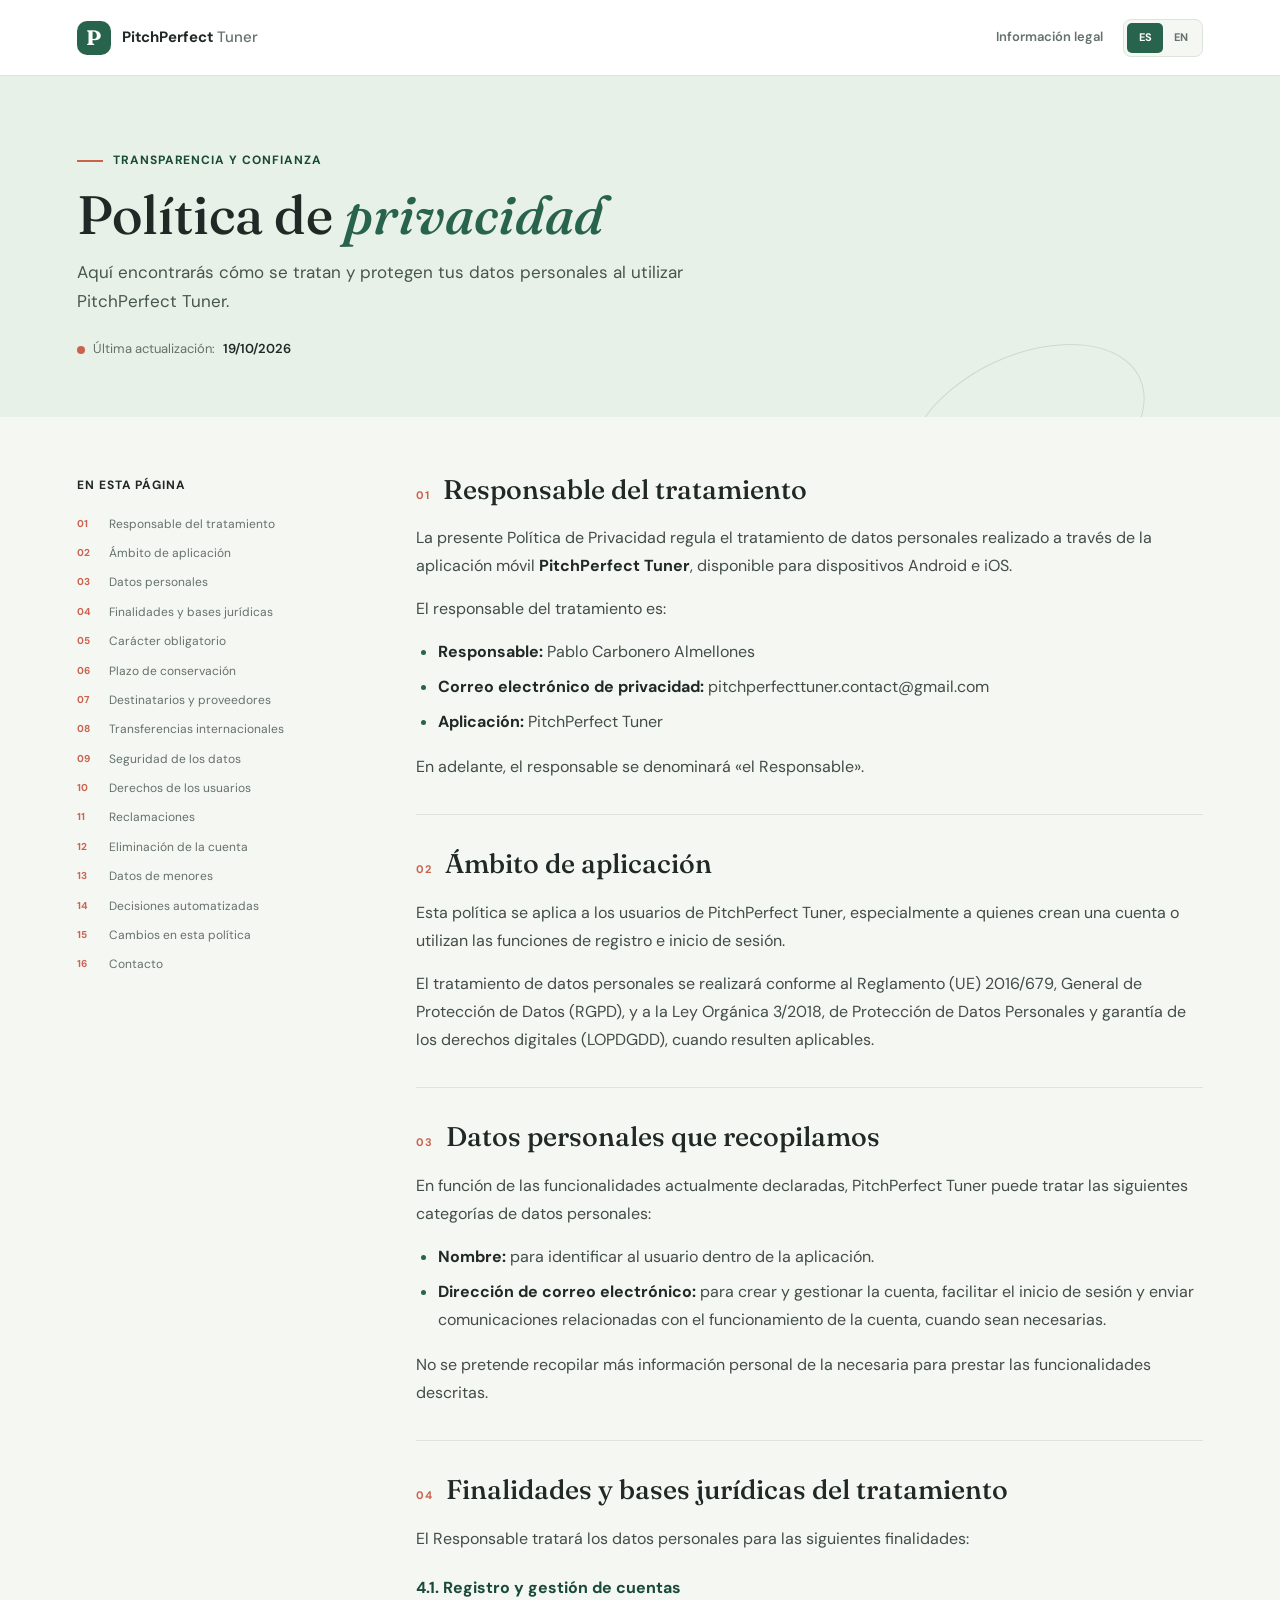
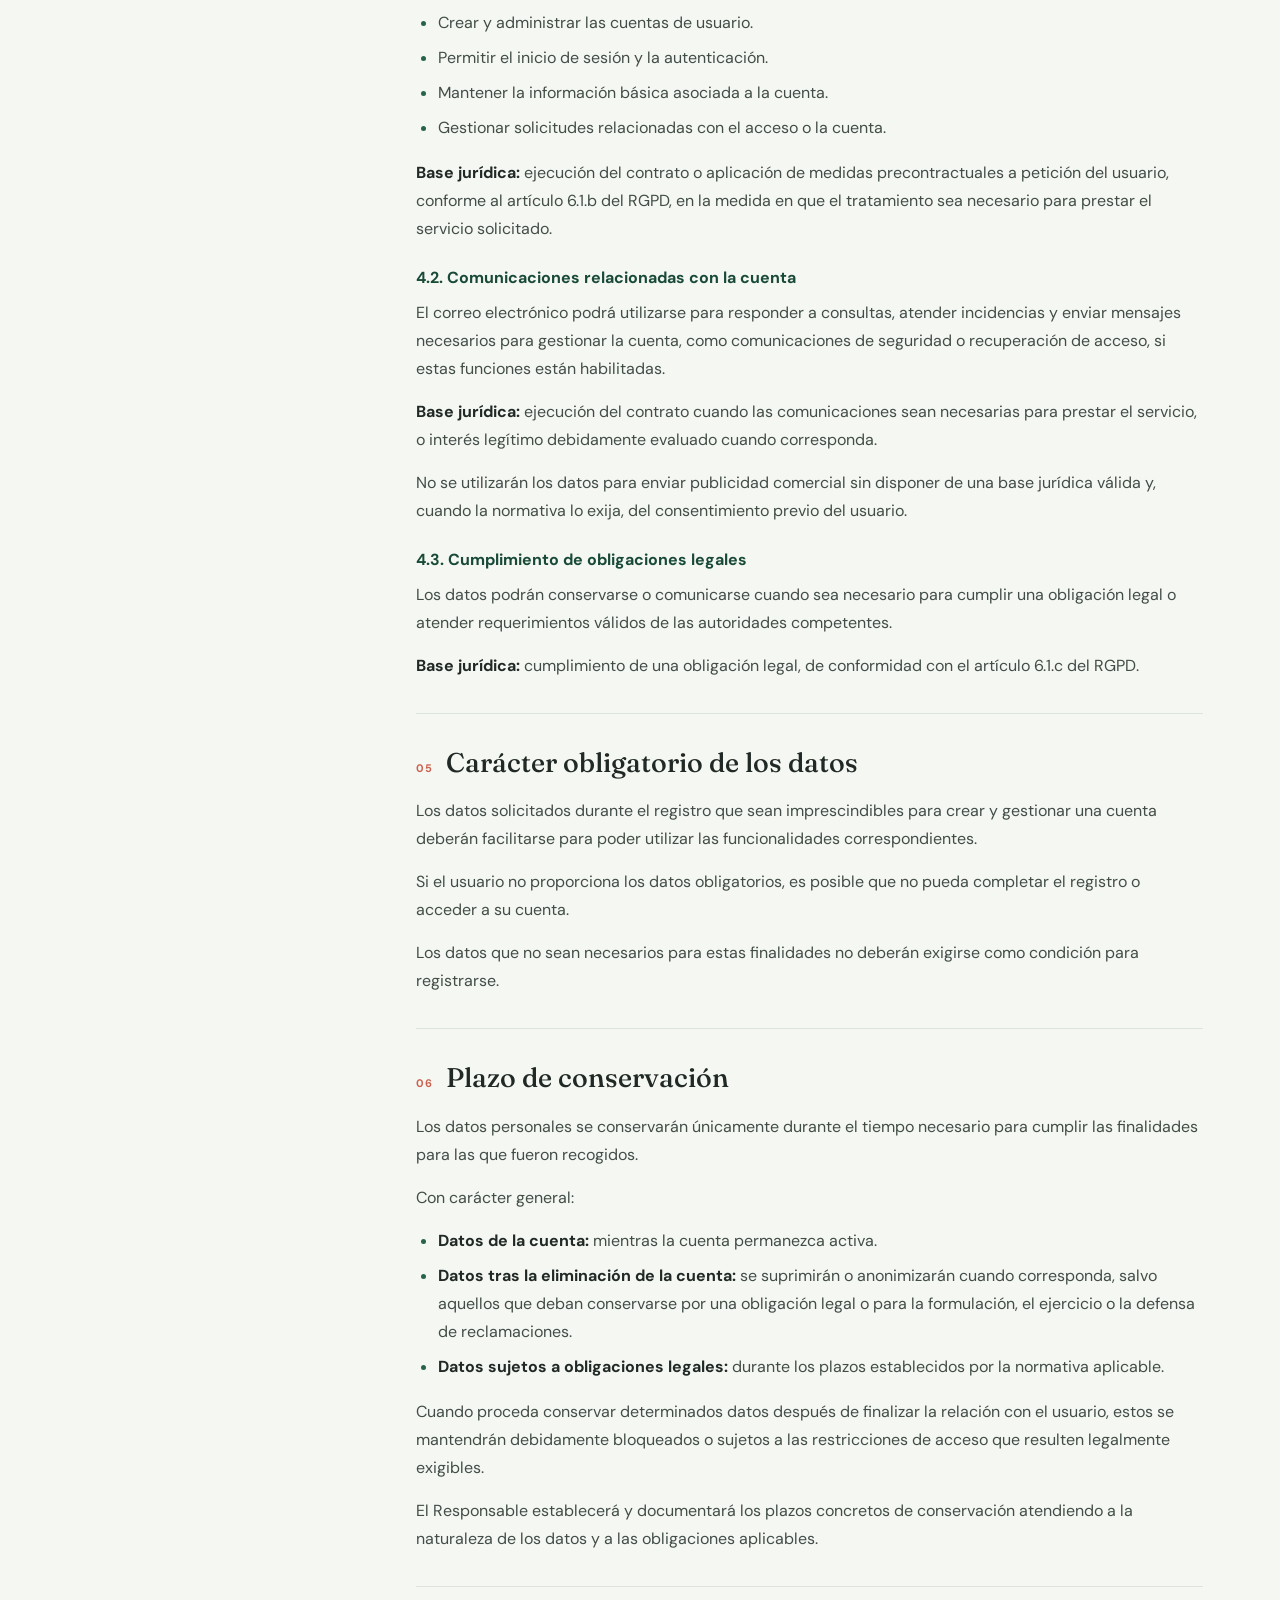
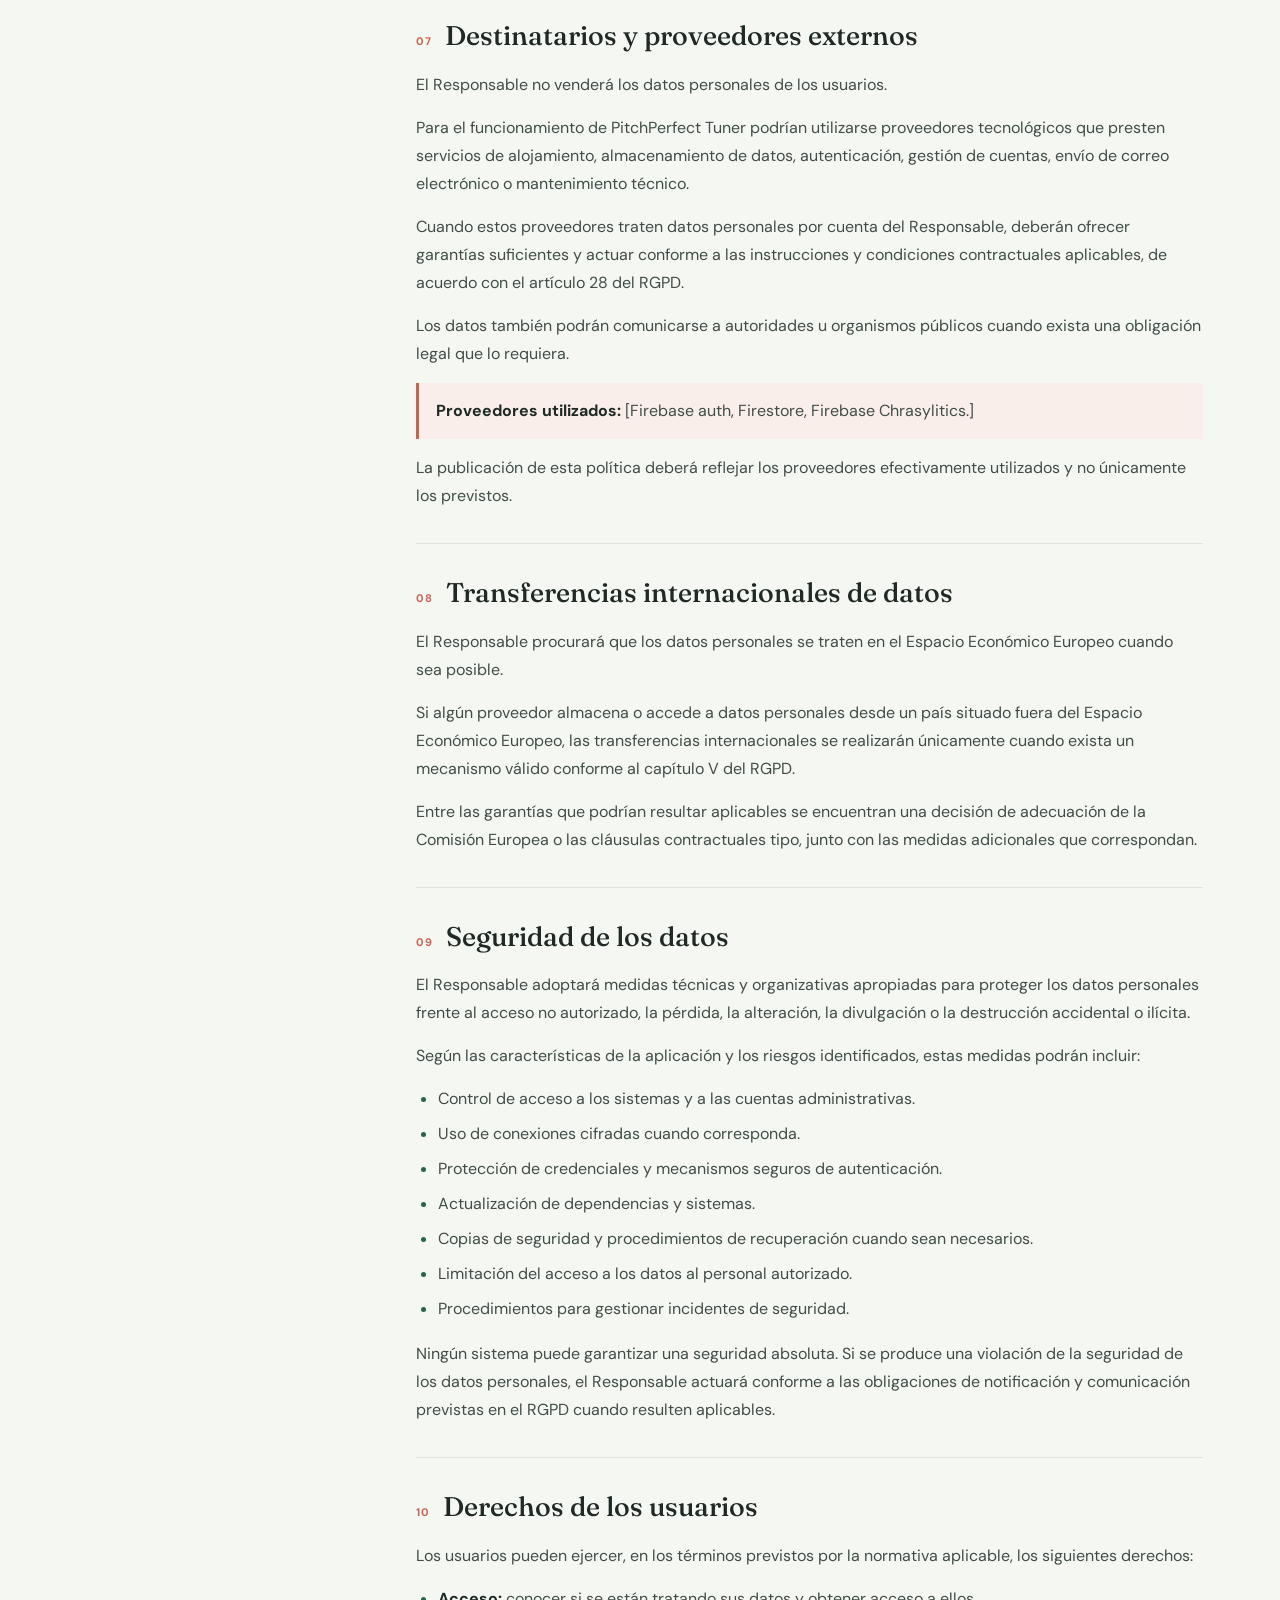
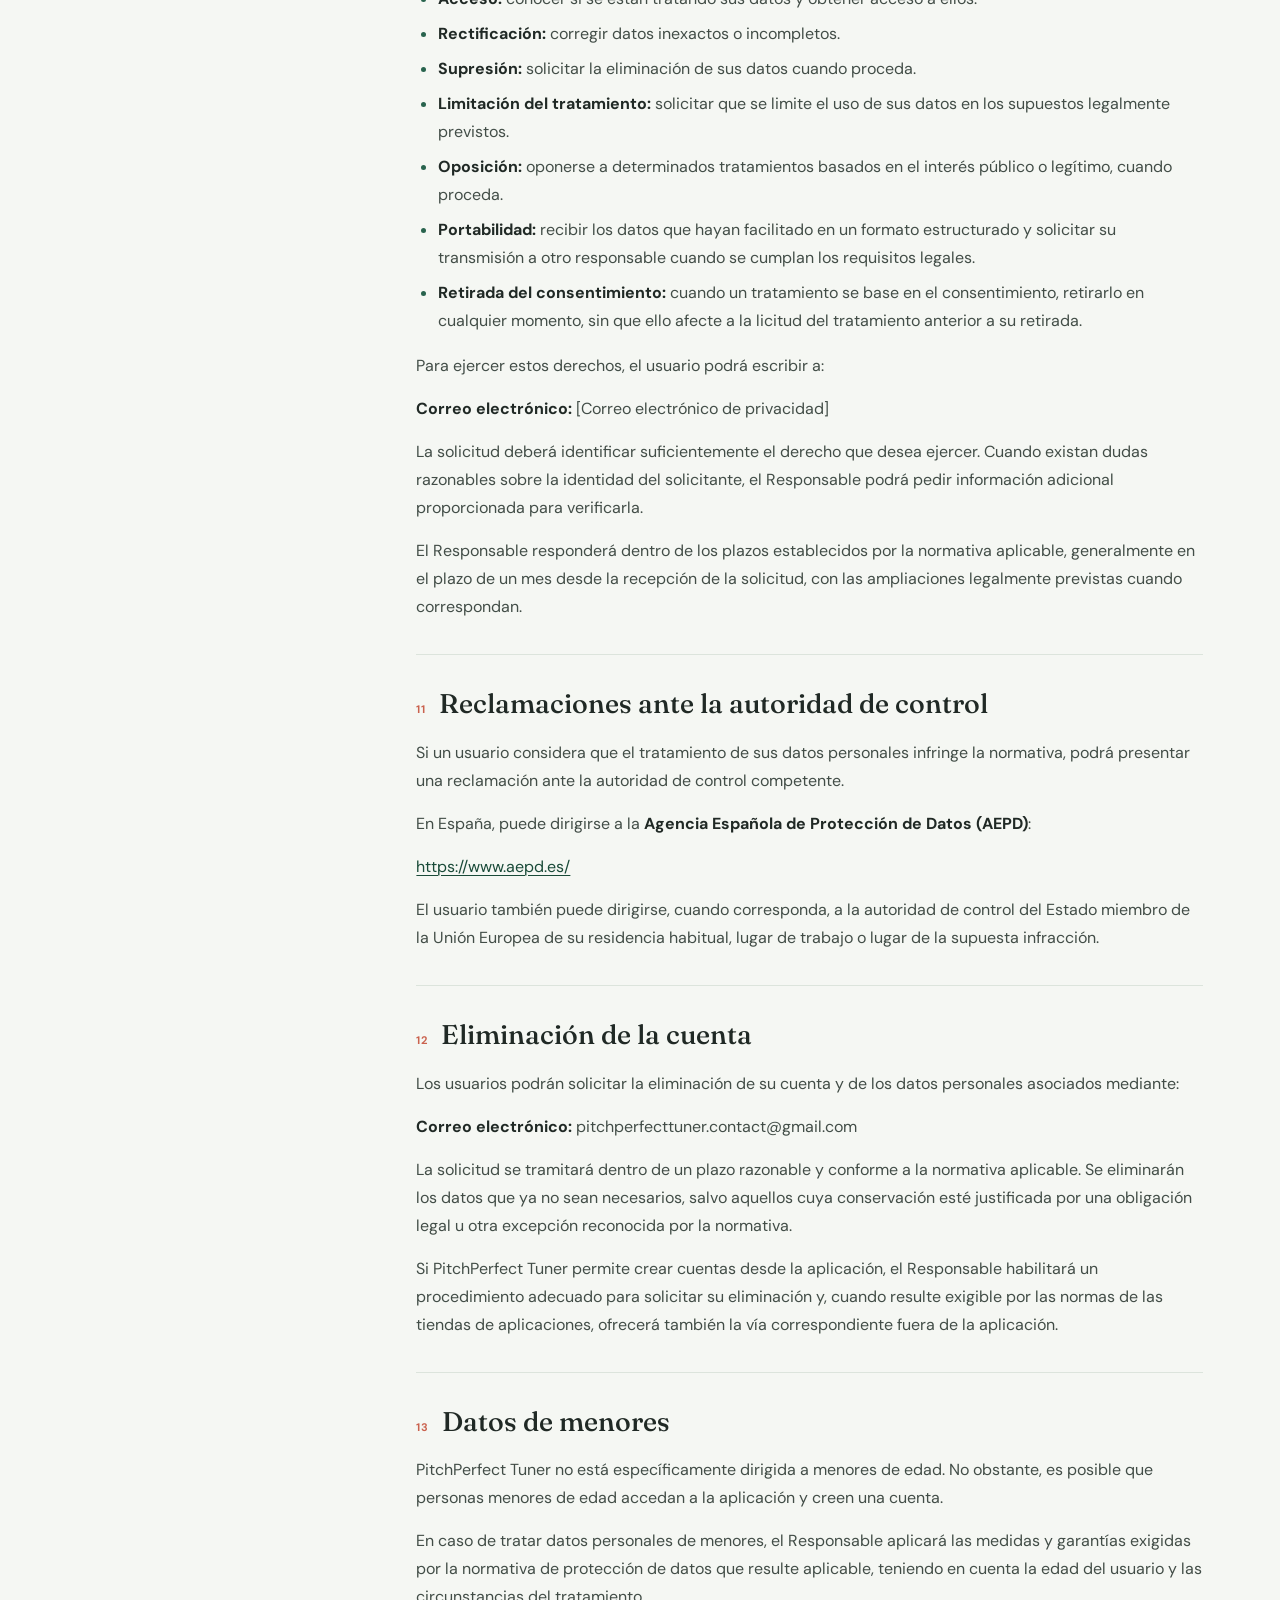
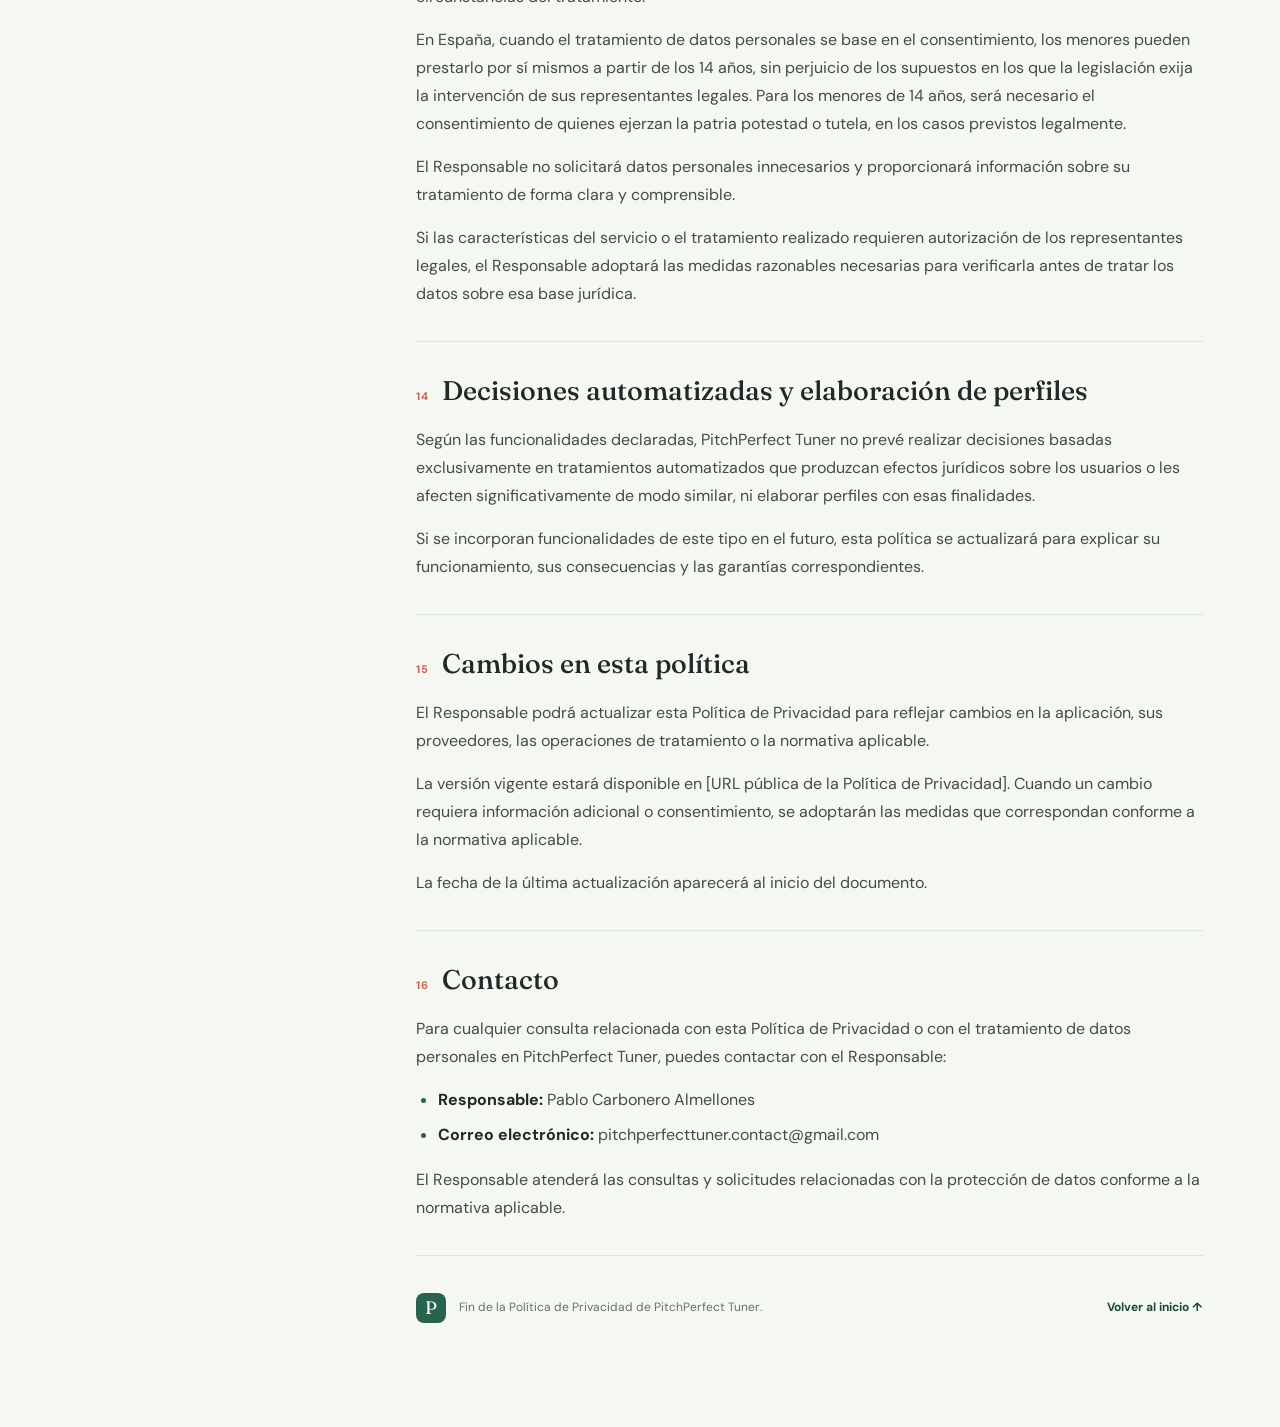
<file: index.html>
<!doctype html>
<html lang="es">
<head>
	<meta charset="utf-8">
	<meta name="viewport" content="width=device-width, initial-scale=1">
	<meta name="theme-color" content="#f5f7f3">
	<meta name="description" content="Política de privacidad de PitchPerfect Tuner.">
	<title>Política de privacidad | PitchPerfect Tuner</title>
	<link rel="preconnect" href="https://fonts.googleapis.com">
	<link rel="preconnect" href="https://fonts.gstatic.com" crossorigin>
	<link href="https://fonts.googleapis.com/css2?family=DM+Sans:wght@400;500;600;700&family=Fraunces:opsz,wght@9..144,500;9..144,600&display=swap" rel="stylesheet">
	<link rel="stylesheet" href="styles.css">
	<link rel="alternate" hreflang="en" href="index.en.html">
</head>
<body>
	<a class="skip-link" href="#contenido">Saltar al contenido</a>
	<header class="masthead">
		<a class="brand" href="#inicio" aria-label="PitchPerfect Tuner, inicio">
			<span class="brand-mark" aria-hidden="true">P</span>
			<span>PitchPerfect <span class="brand-light">Tuner</span></span>
		</a>
		<div class="masthead-tools">
			<span class="masthead-label">Información legal</span>
			<nav class="language-switch" aria-label="Seleccionar idioma">
				<a class="language-option is-active" href="index.html" lang="es" aria-current="page">ES</a>
				<a class="language-option" href="index.en.html" lang="en">EN</a>
			</nav>
		</div>
	</header>

	<main id="inicio">
		<section class="page-heading" aria-labelledby="page-title">
			<p class="eyebrow"><span class="eyebrow-line"></span> Transparencia y confianza</p>
			<h1 id="page-title">Política de <em>privacidad</em></h1>
			<p class="intro">Aquí encontrarás cómo se tratan y protegen tus datos personales al utilizar PitchPerfect Tuner.</p>
			<p class="updated"><span class="status-dot" aria-hidden="true"></span> Última actualización: <strong>19/10/2026</strong></p>
		</section>

		<div class="policy-layout">
			<aside class="contents" aria-label="Índice de la política">
				<p class="contents-title">En esta página</p>
				<nav>
					<ol>
						<li><a href="#responsable">Responsable del tratamiento</a></li>
						<li><a href="#ambito">Ámbito de aplicación</a></li>
						<li><a href="#datos">Datos personales</a></li>
						<li><a href="#finalidades">Finalidades y bases jurídicas</a></li>
						<li><a href="#caracter-obligatorio">Carácter obligatorio</a></li>
						<li><a href="#conservacion">Plazo de conservación</a></li>
						<li><a href="#destinatarios">Destinatarios y proveedores</a></li>
						<li><a href="#transferencias">Transferencias internacionales</a></li>
						<li><a href="#seguridad">Seguridad de los datos</a></li>
						<li><a href="#derechos">Derechos de los usuarios</a></li>
						<li><a href="#reclamaciones">Reclamaciones</a></li>
						<li><a href="#eliminacion">Eliminación de la cuenta</a></li>
						<li><a href="#menores">Datos de menores</a></li>
						<li><a href="#decisiones">Decisiones automatizadas</a></li>
						<li><a href="#cambios">Cambios en esta política</a></li>
						<li><a href="#contacto">Contacto</a></li>
					</ol>
				</nav>
			</aside>

			<article class="policy" id="contenido">
				<section class="policy-section" id="responsable">
					<h2><span class="section-number">01</span> Responsable del tratamiento</h2>
					<p>La presente Política de Privacidad regula el tratamiento de datos personales realizado a través de la aplicación móvil <strong>PitchPerfect Tuner</strong>, disponible para dispositivos Android e iOS.</p>
					<p>El responsable del tratamiento es:</p>
					<ul>
						<li><strong>Responsable:</strong> Pablo Carbonero Almellones</li>
						<!-- <li><strong>Domicilio:</strong> [Domicilio o dirección de contacto profesional]</li> -->
						<li><strong>Correo electrónico de privacidad:</strong> pitchperfecttuner.contact@gmail.com</li>
						<li><strong>Aplicación:</strong> PitchPerfect Tuner</li>
					</ul>
					<p>En adelante, el responsable se denominará «el Responsable».</p>
				</section>

				<section class="policy-section" id="ambito">
					<h2><span class="section-number">02</span> Ámbito de aplicación</h2>
					<p>Esta política se aplica a los usuarios de PitchPerfect Tuner, especialmente a quienes crean una cuenta o utilizan las funciones de registro e inicio de sesión.</p>
					<p>El tratamiento de datos personales se realizará conforme al Reglamento (UE) 2016/679, General de Protección de Datos (RGPD), y a la Ley Orgánica 3/2018, de Protección de Datos Personales y garantía de los derechos digitales (LOPDGDD), cuando resulten aplicables.</p>
				</section>

				<section class="policy-section" id="datos">
					<h2><span class="section-number">03</span> Datos personales que recopilamos</h2>
					<p>En función de las funcionalidades actualmente declaradas, PitchPerfect Tuner puede tratar las siguientes categorías de datos personales:</p>
					<ul>
						<li><strong>Nombre:</strong> para identificar al usuario dentro de la aplicación.</li>
						<li><strong>Dirección de correo electrónico:</strong> para crear y gestionar la cuenta, facilitar el inicio de sesión y enviar comunicaciones relacionadas con el funcionamiento de la cuenta, cuando sean necesarias.</li>
					</ul>
					<p>No se pretende recopilar más información personal de la necesaria para prestar las funcionalidades descritas.</p>    
				</section>

				<section class="policy-section" id="finalidades">
					<h2><span class="section-number">04</span> Finalidades y bases jurídicas del tratamiento</h2>
					<p>El Responsable tratará los datos personales para las siguientes finalidades:</p>
					<h3>4.1. Registro y gestión de cuentas</h3>
					<ul>
						<li>Crear y administrar las cuentas de usuario.</li>
						<li>Permitir el inicio de sesión y la autenticación.</li>
						<li>Mantener la información básica asociada a la cuenta.</li>
						<li>Gestionar solicitudes relacionadas con el acceso o la cuenta.</li>
					</ul>
					<p><strong>Base jurídica:</strong> ejecución del contrato o aplicación de medidas precontractuales a petición del usuario, conforme al artículo 6.1.b del RGPD, en la medida en que el tratamiento sea necesario para prestar el servicio solicitado.</p>
					<h3>4.2. Comunicaciones relacionadas con la cuenta</h3>
					<p>El correo electrónico podrá utilizarse para responder a consultas, atender incidencias y enviar mensajes necesarios para gestionar la cuenta, como comunicaciones de seguridad o recuperación de acceso, si estas funciones están habilitadas.</p>
					<p><strong>Base jurídica:</strong> ejecución del contrato cuando las comunicaciones sean necesarias para prestar el servicio, o interés legítimo debidamente evaluado cuando corresponda.</p>
					<p>No se utilizarán los datos para enviar publicidad comercial sin disponer de una base jurídica válida y, cuando la normativa lo exija, del consentimiento previo del usuario.</p>
					<h3>4.3. Cumplimiento de obligaciones legales</h3>
					<p>Los datos podrán conservarse o comunicarse cuando sea necesario para cumplir una obligación legal o atender requerimientos válidos de las autoridades competentes.</p>
					<p><strong>Base jurídica:</strong> cumplimiento de una obligación legal, de conformidad con el artículo 6.1.c del RGPD.</p>
				</section>

				<section class="policy-section" id="caracter-obligatorio">
					<h2><span class="section-number">05</span> Carácter obligatorio de los datos</h2>
					<p>Los datos solicitados durante el registro que sean imprescindibles para crear y gestionar una cuenta deberán facilitarse para poder utilizar las funcionalidades correspondientes.</p>
					<p>Si el usuario no proporciona los datos obligatorios, es posible que no pueda completar el registro o acceder a su cuenta.</p>
					<p>Los datos que no sean necesarios para estas finalidades no deberán exigirse como condición para registrarse.</p>
				</section>

				<section class="policy-section" id="conservacion">
					<h2><span class="section-number">06</span> Plazo de conservación</h2>
					<p>Los datos personales se conservarán únicamente durante el tiempo necesario para cumplir las finalidades para las que fueron recogidos.</p>
					<p>Con carácter general:</p>
					<ul>
						<li><strong>Datos de la cuenta:</strong> mientras la cuenta permanezca activa.</li>
						<li><strong>Datos tras la eliminación de la cuenta:</strong> se suprimirán o anonimizarán cuando corresponda, salvo aquellos que deban conservarse por una obligación legal o para la formulación, el ejercicio o la defensa de reclamaciones.</li>
						<li><strong>Datos sujetos a obligaciones legales:</strong> durante los plazos establecidos por la normativa aplicable.</li>
					</ul>
					<p>Cuando proceda conservar determinados datos después de finalizar la relación con el usuario, estos se mantendrán debidamente bloqueados o sujetos a las restricciones de acceso que resulten legalmente exigibles.</p>
					<p>El Responsable establecerá y documentará los plazos concretos de conservación atendiendo a la naturaleza de los datos y a las obligaciones aplicables.</p>
				</section>

				<section class="policy-section" id="destinatarios">
					<h2><span class="section-number">07</span> Destinatarios y proveedores externos</h2>
					<p>El Responsable no venderá los datos personales de los usuarios.</p>
					<p>Para el funcionamiento de PitchPerfect Tuner podrían utilizarse proveedores tecnológicos que presten servicios de alojamiento, almacenamiento de datos, autenticación, gestión de cuentas, envío de correo electrónico o mantenimiento técnico.</p>
					<p>Cuando estos proveedores traten datos personales por cuenta del Responsable, deberán ofrecer garantías suficientes y actuar conforme a las instrucciones y condiciones contractuales aplicables, de acuerdo con el artículo 28 del RGPD.</p>
					<p>Los datos también podrán comunicarse a autoridades u organismos públicos cuando exista una obligación legal que lo requiera.</p>
					<p class="notice"><strong>Proveedores utilizados:</strong> [Firebase auth, Firestore, Firebase Chrasylitics.]</p>
					<p>La publicación de esta política deberá reflejar los proveedores efectivamente utilizados y no únicamente los previstos.</p>
				</section>

				<section class="policy-section" id="transferencias">
					<h2><span class="section-number">08</span> Transferencias internacionales de datos</h2>
					<p>El Responsable procurará que los datos personales se traten en el Espacio Económico Europeo cuando sea posible.</p>
					<p>Si algún proveedor almacena o accede a datos personales desde un país situado fuera del Espacio Económico Europeo, las transferencias internacionales se realizarán únicamente cuando exista un mecanismo válido conforme al capítulo V del RGPD.</p>
					<p>Entre las garantías que podrían resultar aplicables se encuentran una decisión de adecuación de la Comisión Europea o las cláusulas contractuales tipo, junto con las medidas adicionales que correspondan.</p>
					<!-- <p class="notice"><strong>Situación pendiente de confirmar:</strong> los países en los que operan los proveedores de PitchPerfect Tuner y las garantías aplicables a cualquier transferencia internacional.</p> -->
				</section>

				<section class="policy-section" id="seguridad">
					<h2><span class="section-number">09</span> Seguridad de los datos</h2>
					<p>El Responsable adoptará medidas técnicas y organizativas apropiadas para proteger los datos personales frente al acceso no autorizado, la pérdida, la alteración, la divulgación o la destrucción accidental o ilícita.</p>
					<p>Según las características de la aplicación y los riesgos identificados, estas medidas podrán incluir:</p>
					<ul>
						<li>Control de acceso a los sistemas y a las cuentas administrativas.</li>
						<li>Uso de conexiones cifradas cuando corresponda.</li>
						<li>Protección de credenciales y mecanismos seguros de autenticación.</li>
						<li>Actualización de dependencias y sistemas.</li>
						<li>Copias de seguridad y procedimientos de recuperación cuando sean necesarios.</li>
						<li>Limitación del acceso a los datos al personal autorizado.</li>
						<li>Procedimientos para gestionar incidentes de seguridad.</li>
					</ul>
					<p>Ningún sistema puede garantizar una seguridad absoluta. Si se produce una violación de la seguridad de los datos personales, el Responsable actuará conforme a las obligaciones de notificación y comunicación previstas en el RGPD cuando resulten aplicables.</p>
				</section>

				<section class="policy-section" id="derechos">
					<h2><span class="section-number">10</span> Derechos de los usuarios</h2>
					<p>Los usuarios pueden ejercer, en los términos previstos por la normativa aplicable, los siguientes derechos:</p>
					<ul>
						<li><strong>Acceso:</strong> conocer si se están tratando sus datos y obtener acceso a ellos.</li>
						<li><strong>Rectificación:</strong> corregir datos inexactos o incompletos.</li>
						<li><strong>Supresión:</strong> solicitar la eliminación de sus datos cuando proceda.</li>
						<li><strong>Limitación del tratamiento:</strong> solicitar que se limite el uso de sus datos en los supuestos legalmente previstos.</li>
						<li><strong>Oposición:</strong> oponerse a determinados tratamientos basados en el interés público o legítimo, cuando proceda.</li>
						<li><strong>Portabilidad:</strong> recibir los datos que hayan facilitado en un formato estructurado y solicitar su transmisión a otro responsable cuando se cumplan los requisitos legales.</li>
						<li><strong>Retirada del consentimiento:</strong> cuando un tratamiento se base en el consentimiento, retirarlo en cualquier momento, sin que ello afecte a la licitud del tratamiento anterior a su retirada.</li>
					</ul>
					<p>Para ejercer estos derechos, el usuario podrá escribir a:</p>
					<p><strong>Correo electrónico:</strong> [Correo electrónico de privacidad]</p>
					<p>La solicitud deberá identificar suficientemente el derecho que desea ejercer. Cuando existan dudas razonables sobre la identidad del solicitante, el Responsable podrá pedir información adicional proporcionada para verificarla.</p>
					<p>El Responsable responderá dentro de los plazos establecidos por la normativa aplicable, generalmente en el plazo de un mes desde la recepción de la solicitud, con las ampliaciones legalmente previstas cuando correspondan.</p>
				</section>

				<section class="policy-section" id="reclamaciones">
					<h2><span class="section-number">11</span> Reclamaciones ante la autoridad de control</h2>
					<p>Si un usuario considera que el tratamiento de sus datos personales infringe la normativa, podrá presentar una reclamación ante la autoridad de control competente.</p>
					<p>En España, puede dirigirse a la <strong>Agencia Española de Protección de Datos (AEPD)</strong>:</p>
					<p><a href="https://www.aepd.es/" target="_blank" rel="noopener noreferrer">https://www.aepd.es/</a></p>
					<p>El usuario también puede dirigirse, cuando corresponda, a la autoridad de control del Estado miembro de la Unión Europea de su residencia habitual, lugar de trabajo o lugar de la supuesta infracción.</p>
				</section>

				<section class="policy-section" id="eliminacion">
					<h2><span class="section-number">12</span> Eliminación de la cuenta</h2>
					<p>Los usuarios podrán solicitar la eliminación de su cuenta y de los datos personales asociados mediante:</p>
					<p><strong>Correo electrónico:</strong> pitchperfecttuner.contact@gmail.com</p>
					<p>La solicitud se tramitará dentro de un plazo razonable y conforme a la normativa aplicable. Se eliminarán los datos que ya no sean necesarios, salvo aquellos cuya conservación esté justificada por una obligación legal u otra excepción reconocida por la normativa.</p>
					<p>Si PitchPerfect Tuner permite crear cuentas desde la aplicación, el Responsable habilitará un procedimiento adecuado para solicitar su eliminación y, cuando resulte exigible por las normas de las tiendas de aplicaciones, ofrecerá también la vía correspondiente fuera de la aplicación.</p>
				</section>

				<section class="policy-section" id="menores">
					<h2><span class="section-number">13</span> Datos de menores</h2>
					<p>PitchPerfect Tuner no está específicamente dirigida a menores de edad. No obstante, es posible que personas menores de edad accedan a la aplicación y creen una cuenta.</p>
                    <p>En caso de tratar datos personales de menores, el Responsable aplicará las medidas y garantías exigidas por la normativa de protección de datos que resulte aplicable, teniendo en cuenta la edad del usuario y las circunstancias del tratamiento.</p>
                    <p>En España, cuando el tratamiento de datos personales se base en el consentimiento, los menores pueden prestarlo por sí mismos a partir de los 14 años, sin perjuicio de los supuestos en los que la legislación exija la intervención de sus representantes legales. Para los menores de 14 años, será necesario el consentimiento de quienes ejerzan la patria potestad o tutela, en los casos previstos legalmente.</p>
                    <p>El Responsable no solicitará datos personales innecesarios y proporcionará información sobre su tratamiento de forma clara y comprensible.</p>
                    <p>Si las características del servicio o el tratamiento realizado requieren autorización de los representantes legales, el Responsable adoptará las medidas razonables necesarias para verificarla antes de tratar los datos sobre esa base jurídica.</p>
                </section>

				<section class="policy-section" id="decisiones">
					<h2><span class="section-number">14</span> Decisiones automatizadas y elaboración de perfiles</h2>
					<p>Según las funcionalidades declaradas, PitchPerfect Tuner no prevé realizar decisiones basadas exclusivamente en tratamientos automatizados que produzcan efectos jurídicos sobre los usuarios o les afecten significativamente de modo similar, ni elaborar perfiles con esas finalidades.</p>
					<p>Si se incorporan funcionalidades de este tipo en el futuro, esta política se actualizará para explicar su funcionamiento, sus consecuencias y las garantías correspondientes.</p>
				</section>

				<section class="policy-section" id="cambios">
					<h2><span class="section-number">15</span> Cambios en esta política</h2>
					<p>El Responsable podrá actualizar esta Política de Privacidad para reflejar cambios en la aplicación, sus proveedores, las operaciones de tratamiento o la normativa aplicable.</p>
					<p>La versión vigente estará disponible en [URL pública de la Política de Privacidad]. Cuando un cambio requiera información adicional o consentimiento, se adoptarán las medidas que correspondan conforme a la normativa aplicable.</p>
					<p>La fecha de la última actualización aparecerá al inicio del documento.</p>
				</section>

				<section class="policy-section" id="contacto">
					<h2><span class="section-number">16</span> Contacto</h2>
					<p>Para cualquier consulta relacionada con esta Política de Privacidad o con el tratamiento de datos personales en PitchPerfect Tuner, puedes contactar con el Responsable:</p>
					<ul>
						<li><strong>Responsable:</strong> Pablo Carbonero Almellones</li>
						<li><strong>Correo electrónico:</strong> pitchperfecttuner.contact@gmail.com</li>
						<!-- <li><strong>Dirección de contacto:</strong> [Dirección de contacto]</li> -->
					</ul>
					<p>El Responsable atenderá las consultas y solicitudes relacionadas con la protección de datos conforme a la normativa aplicable.</p>
				</section>

				<footer class="policy-footer">
					<span class="footer-mark" aria-hidden="true">P</span>
					<p>Fin de la Política de Privacidad de PitchPerfect Tuner.</p>
					<a href="#inicio">Volver al inicio <span aria-hidden="true">↑</span></a>
				</footer>
			</article>
		</div>
	</main>
</body>
</html>
</file>
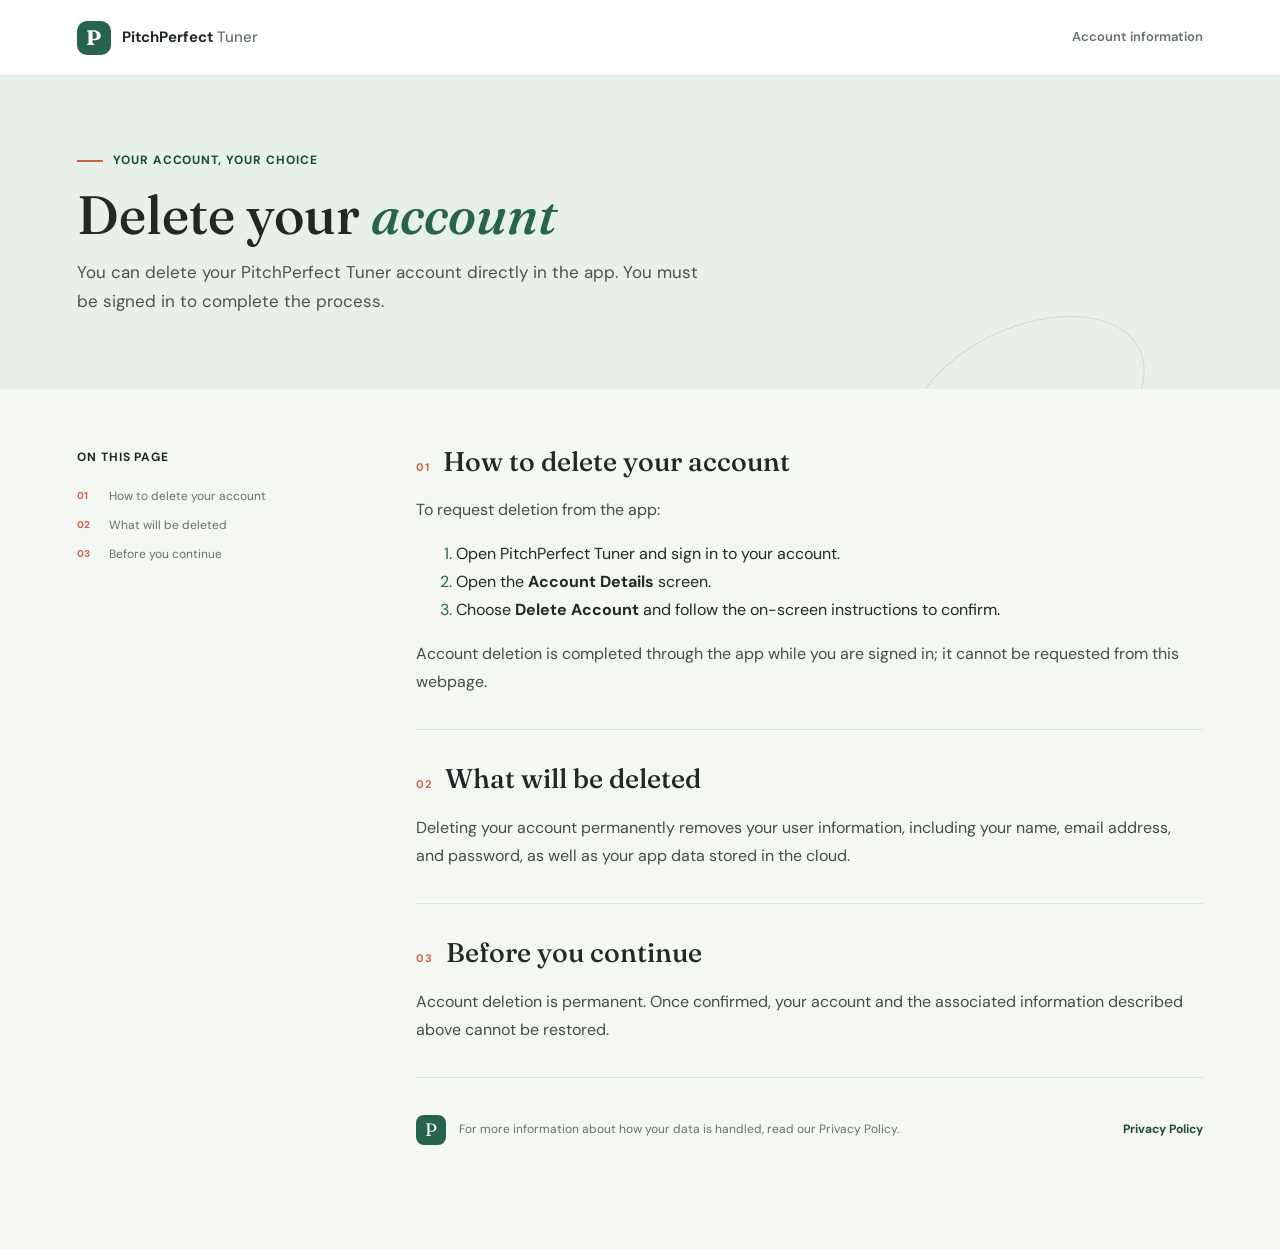
<file: delete_account.html>
<!doctype html>
<html lang="en">
<head>
	<meta charset="utf-8">
	<meta name="viewport" content="width=device-width, initial-scale=1">
	<meta name="theme-color" content="#f5f7f3">
	<meta name="description" content="How to delete your PitchPerfect Tuner account and associated data.">
	<title>Delete Account | PitchPerfect Tuner</title>
	<link rel="preconnect" href="https://fonts.googleapis.com">
	<link rel="preconnect" href="https://fonts.gstatic.com" crossorigin>
	<link href="https://fonts.googleapis.com/css2?family=DM+Sans:wght@400;500;600;700&family=Fraunces:opsz,wght@9..144,500;9..144,600&display=swap" rel="stylesheet">
	<link rel="stylesheet" href="styles.css">
</head>
<body>
	<a class="skip-link" href="#content">Skip to content</a>
	<header class="masthead">
		<a class="brand" href="index.en.html" aria-label="PitchPerfect Tuner, home">
			<span class="brand-mark" aria-hidden="true">P</span>
			<span>PitchPerfect <span class="brand-light">Tuner</span></span>
		</a>
		<div class="masthead-tools">
			<span class="masthead-label">Account information</span>
		</div>
	</header>

	<main>
		<section class="page-heading" aria-labelledby="page-title">
			<p class="eyebrow"><span class="eyebrow-line"></span> Your account, your choice</p>
			<h1 id="page-title">Delete your <em>account</em></h1>
			<p class="intro">You can delete your PitchPerfect Tuner account directly in the app. You must be signed in to complete the process.</p>
		</section>

		<div class="policy-layout">
			<aside class="contents" aria-label="Page contents">
				<p class="contents-title">On this page</p>
				<nav>
					<ol>
						<li><a href="#steps">How to delete your account</a></li>
						<li><a href="#data">What will be deleted</a></li>
						<li><a href="#irreversible">Before you continue</a></li>
					</ol>
				</nav>
			</aside>

			<article class="policy" id="content">
				<section class="policy-section" id="steps">
					<h2><span class="section-number">01</span> How to delete your account</h2>
					<p>To request deletion from the app:</p>
					<ol>
						<li>Open PitchPerfect Tuner and sign in to your account.</li>
						<li>Open the <strong>Account Details</strong> screen.</li>
						<li>Choose <strong>Delete Account</strong> and follow the on-screen instructions to confirm.</li>
					</ol>
					<p>Account deletion is completed through the app while you are signed in; it cannot be requested from this webpage.</p>
				</section>

				<section class="policy-section" id="data">
					<h2><span class="section-number">02</span> What will be deleted</h2>
					<p>Deleting your account permanently removes your user information, including your name, email address, and password, as well as your app data stored in the cloud.</p>
				</section>

				<section class="policy-section" id="irreversible">
					<h2><span class="section-number">03</span> Before you continue</h2>
					<p>Account deletion is permanent. Once confirmed, your account and the associated information described above cannot be restored.</p>
				</section>

				<footer class="policy-footer">
					<span class="footer-mark brand-mark" aria-hidden="true">P</span>
					<p>For more information about how your data is handled, read our Privacy Policy.</p>
					<a href="index.en.html">Privacy Policy</a>
				</footer>
			</article>
		</div>
	</main>
</body>
</html>
</file>
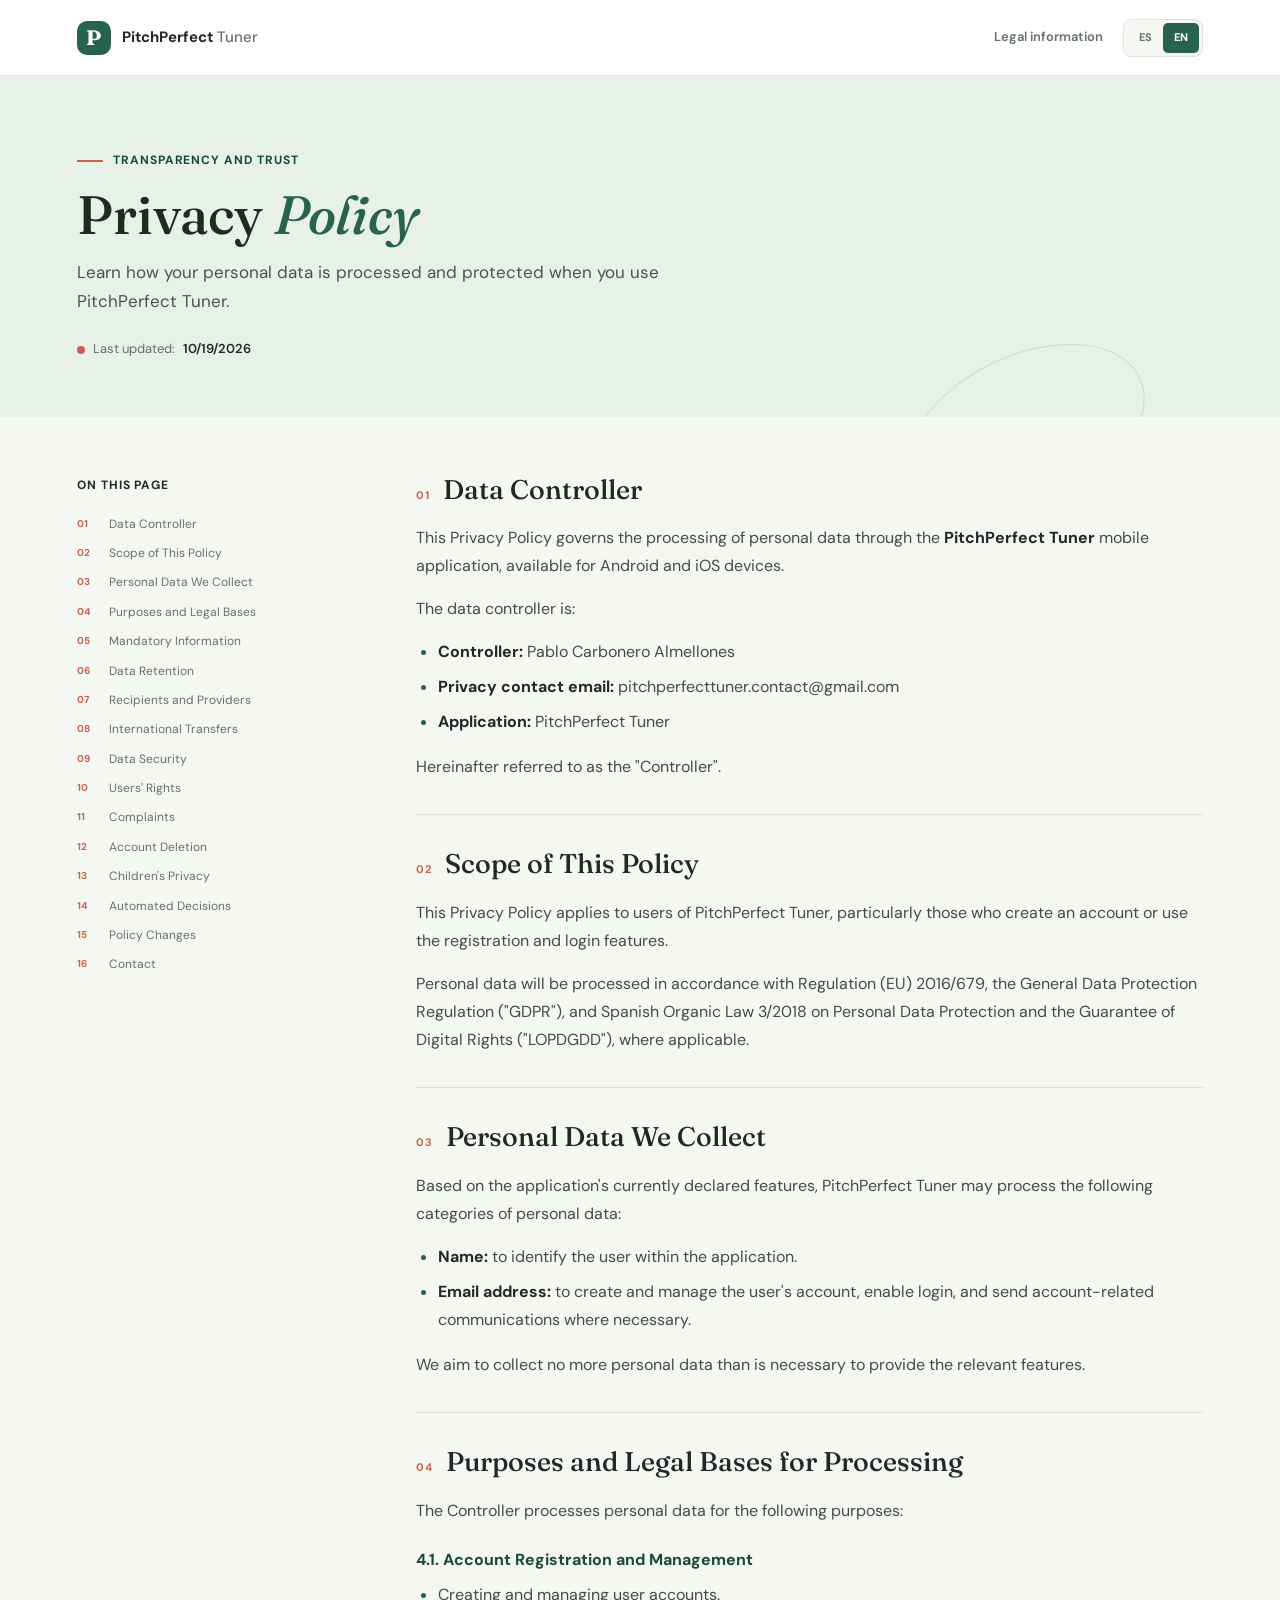
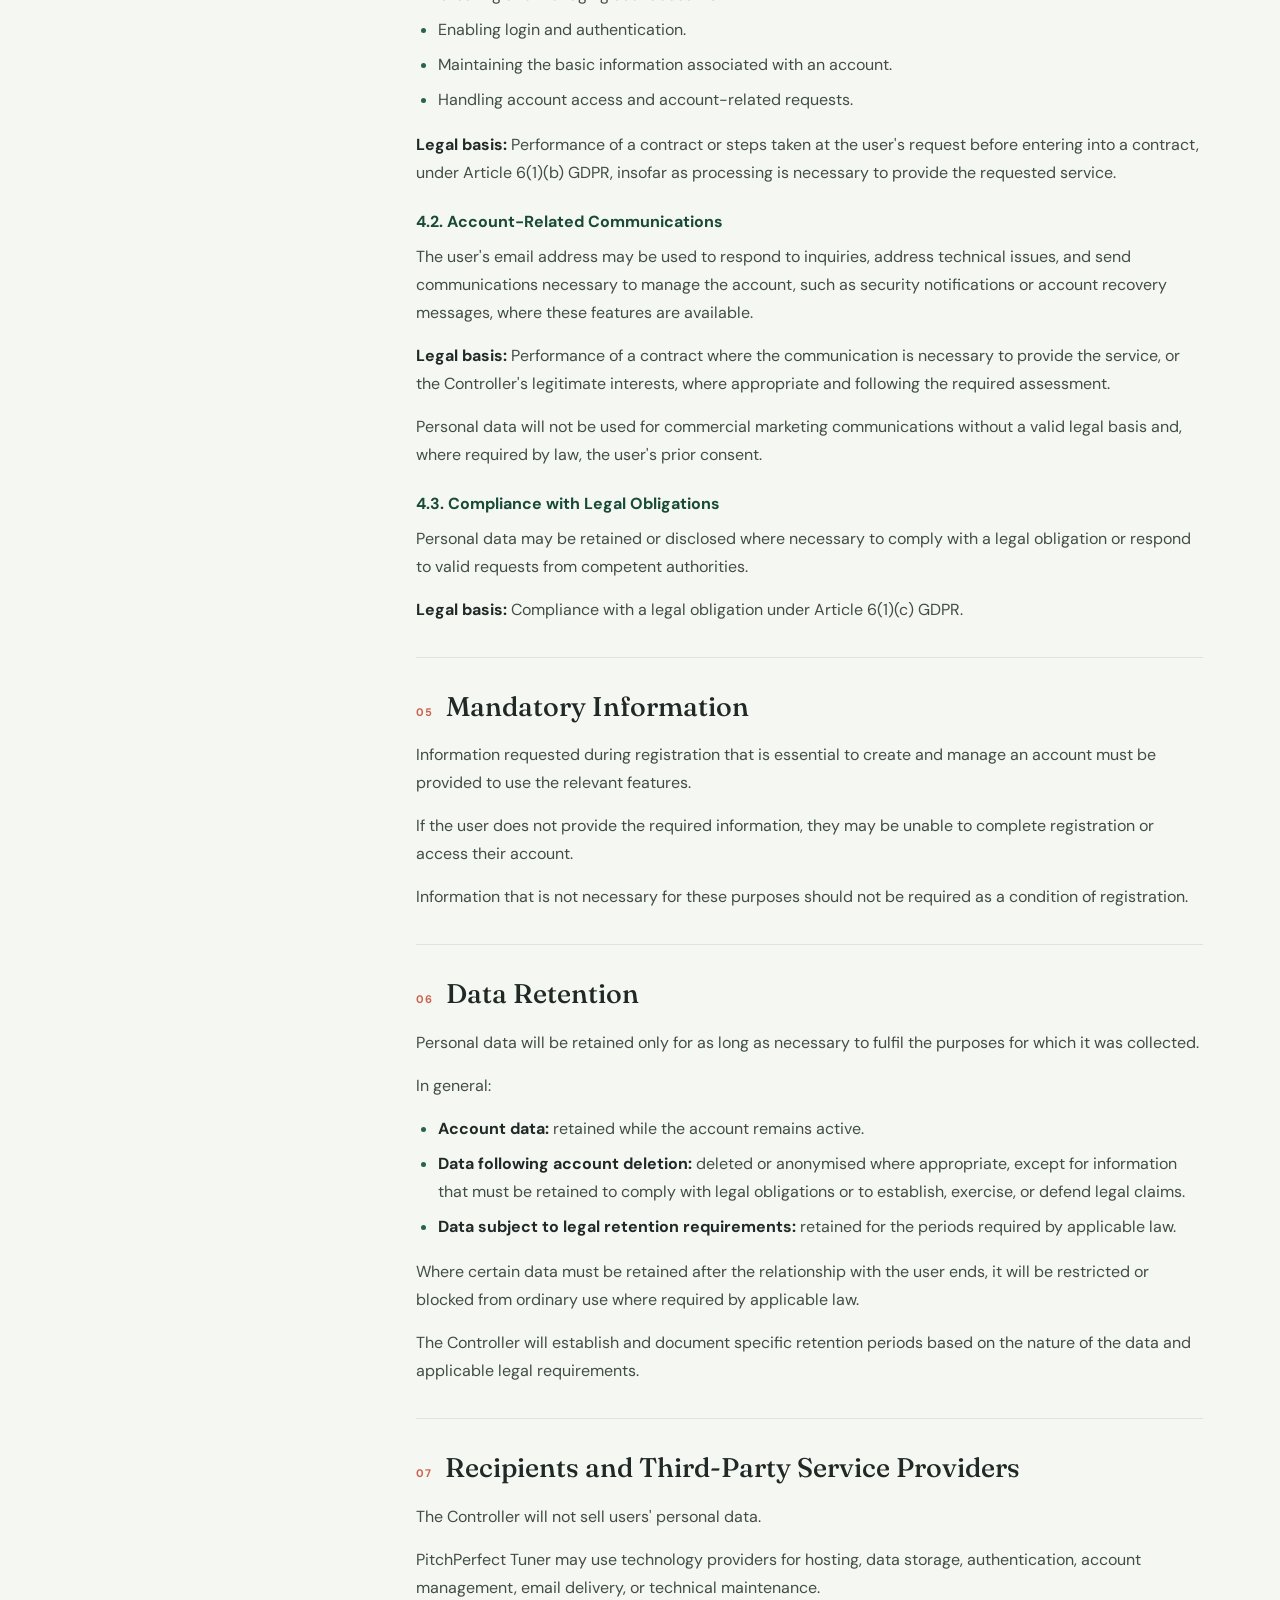
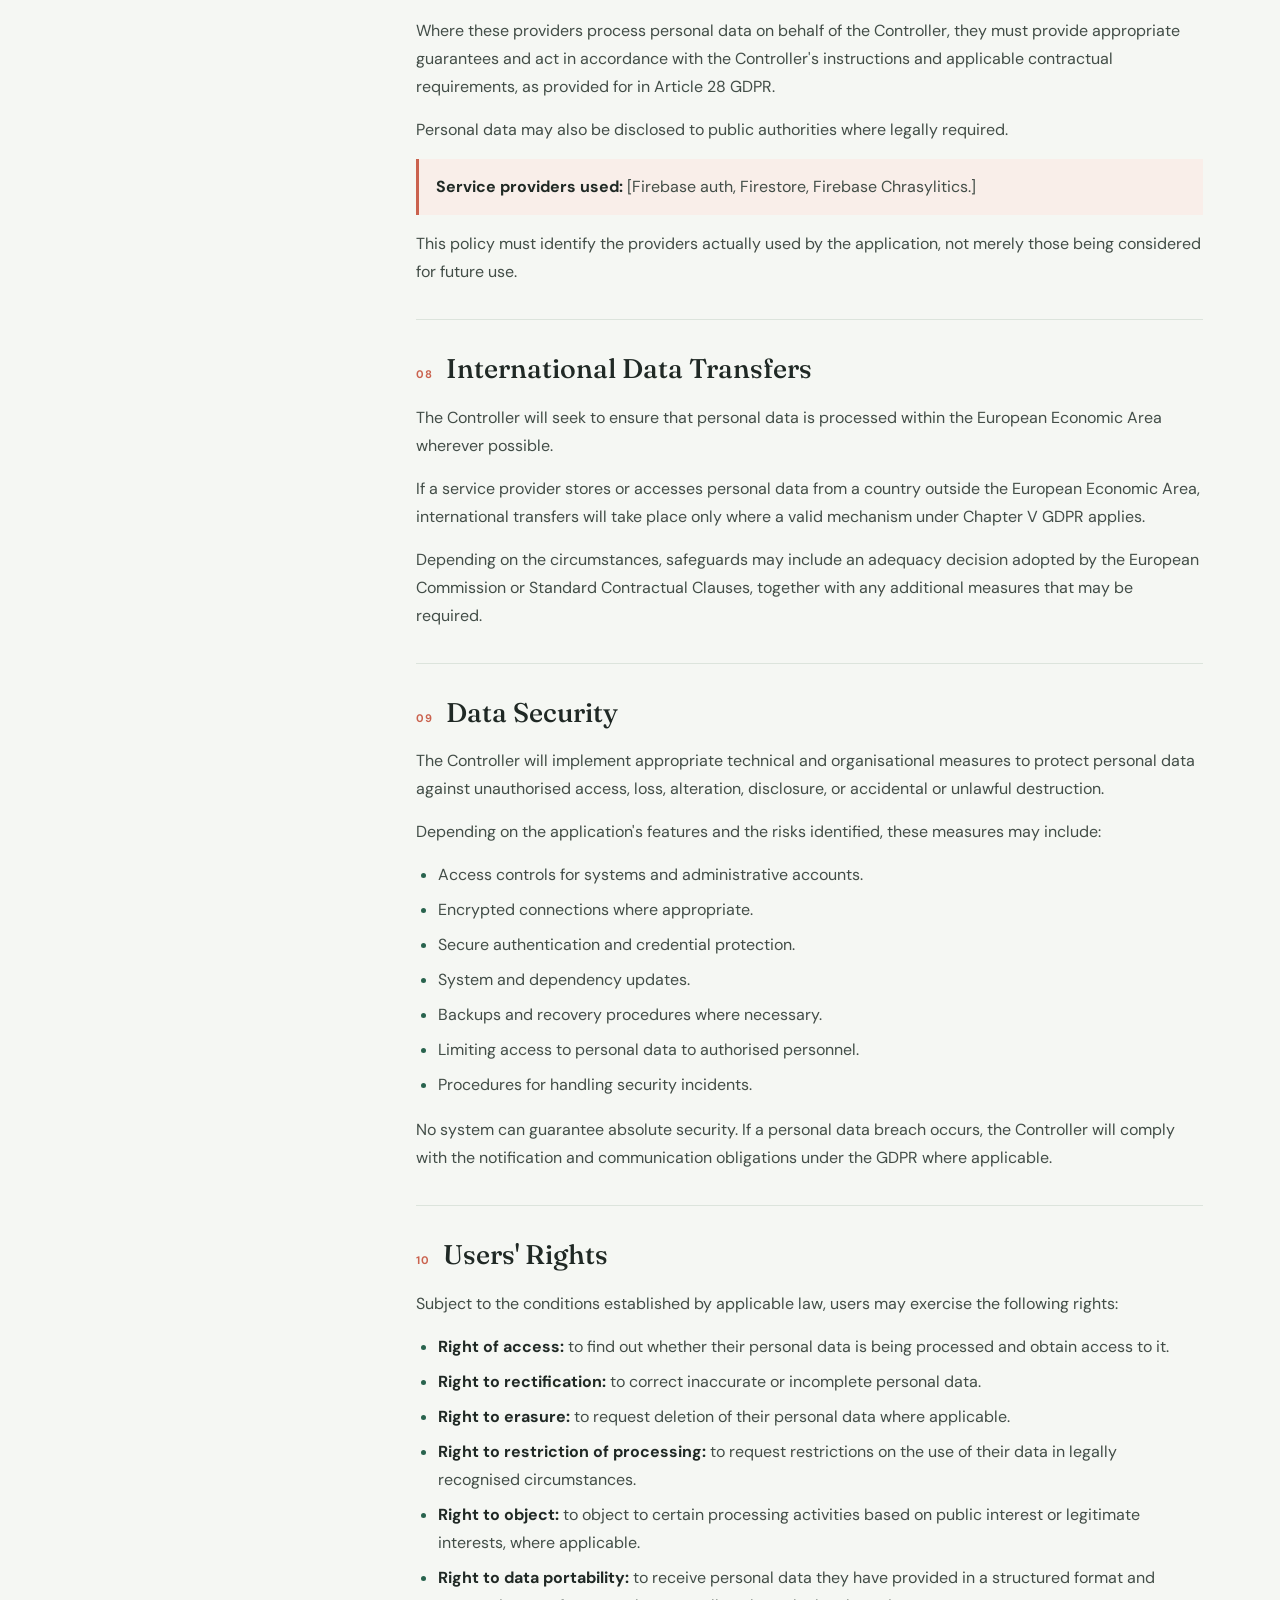
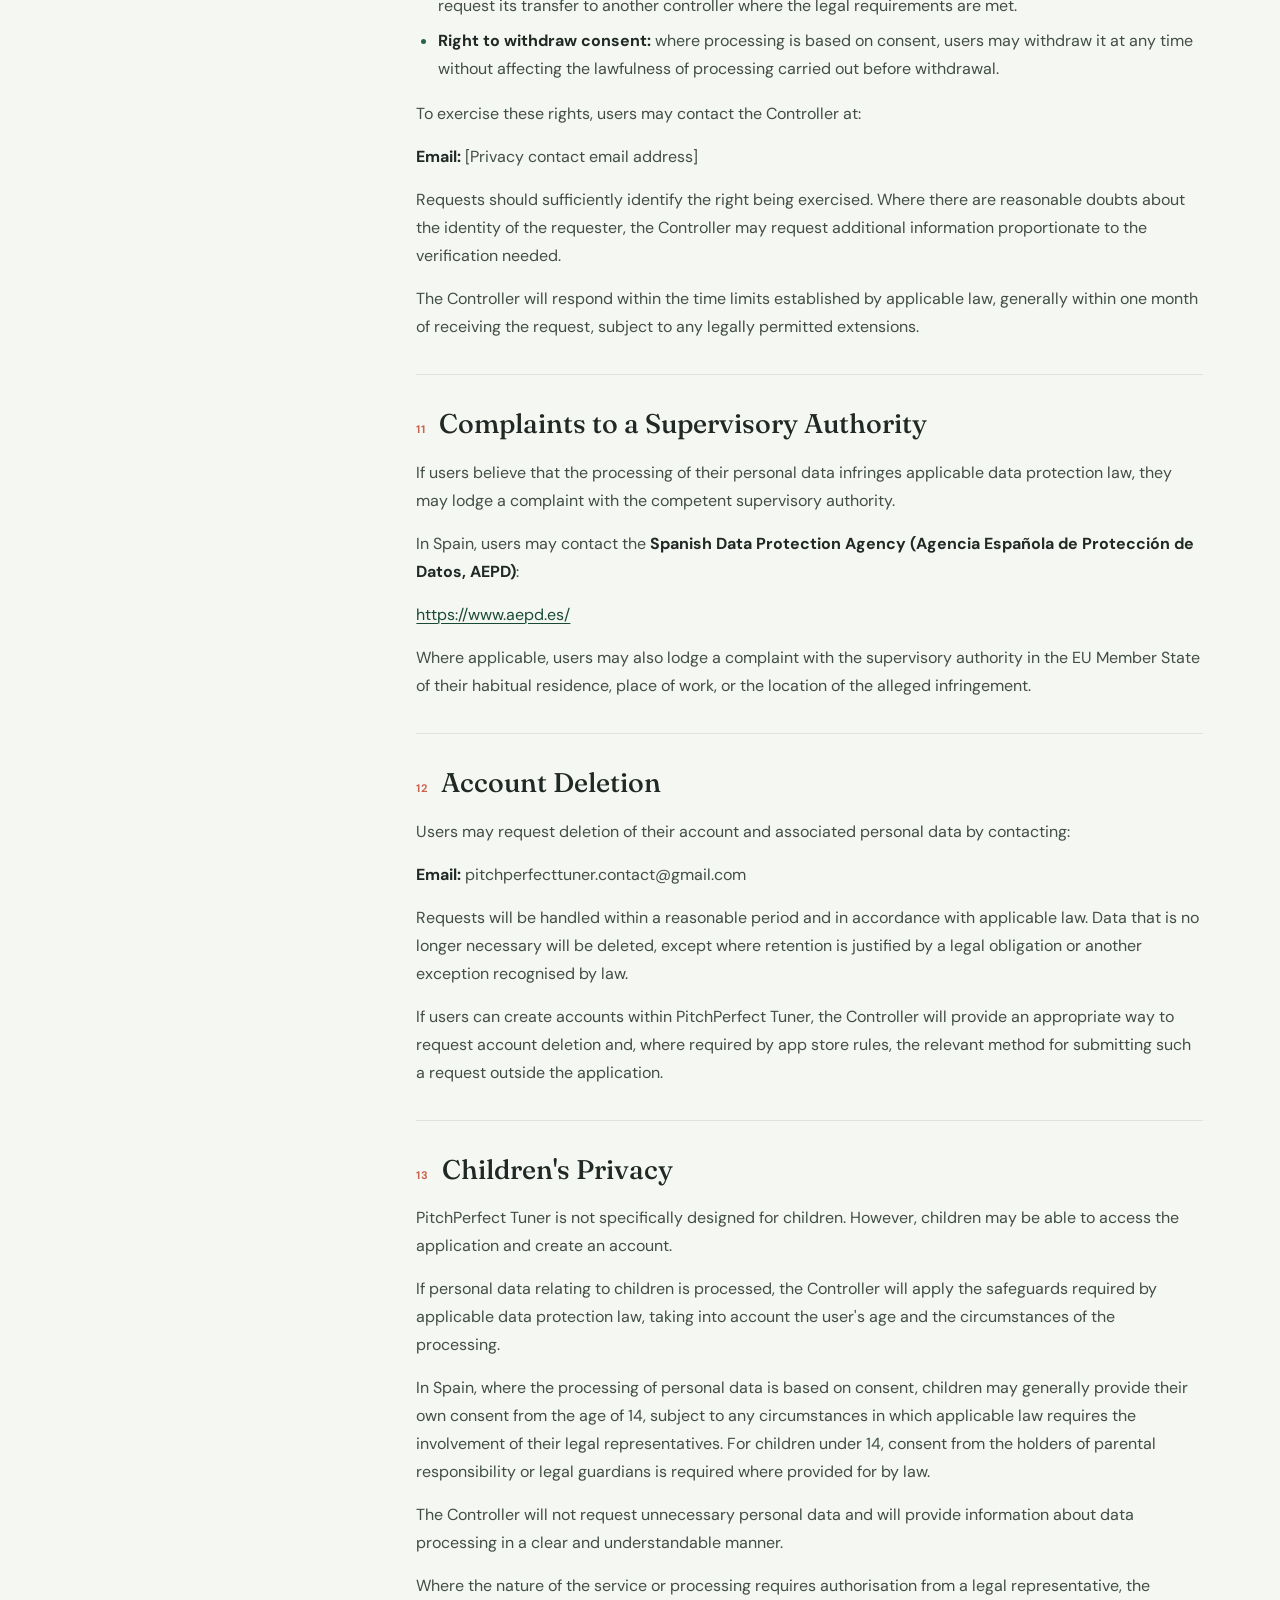
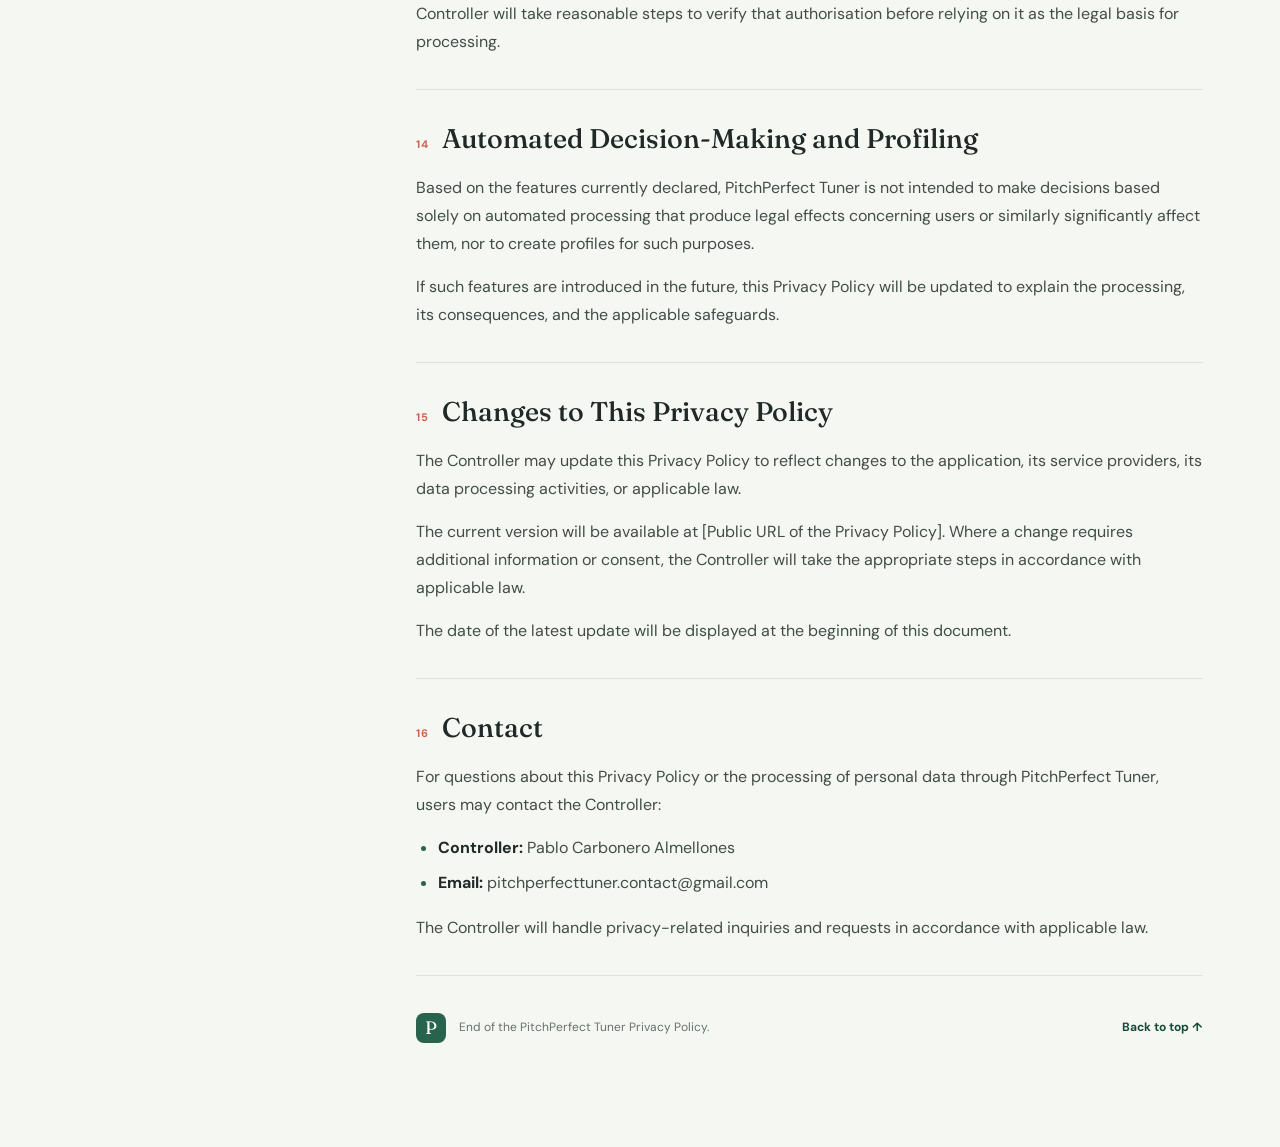
<file: index.en.html>
<!doctype html>
<html lang="en">
<head>
	<meta charset="utf-8">
	<meta name="viewport" content="width=device-width, initial-scale=1">
	<meta name="theme-color" content="#f5f7f3">
	<meta name="description" content="Privacy Policy for PitchPerfect Tuner.">
	<title>Privacy Policy | PitchPerfect Tuner</title>
	<link rel="preconnect" href="https://fonts.googleapis.com">
	<link rel="preconnect" href="https://fonts.gstatic.com" crossorigin>
	<link href="https://fonts.googleapis.com/css2?family=DM+Sans:wght@400;500;600;700&family=Fraunces:opsz,wght@9..144,500;9..144,600&display=swap" rel="stylesheet">
	<link rel="stylesheet" href="styles.css">
	<link rel="alternate" hreflang="es" href="index.html">
</head>
<body>
	<a class="skip-link" href="#content">Skip to content</a>
	<header class="masthead">
		<a class="brand" href="#home" aria-label="PitchPerfect Tuner, home">
			<span class="brand-mark" aria-hidden="true">P</span>
			<span>PitchPerfect <span class="brand-light">Tuner</span></span>
		</a>
		<div class="masthead-tools">
			<span class="masthead-label">Legal information</span>
			<nav class="language-switch" aria-label="Select language">
				<a class="language-option" href="index.html" lang="es">ES</a>
				<a class="language-option is-active" href="index.en.html" lang="en" aria-current="page">EN</a>
			</nav>
		</div>
	</header>

	<main id="home">
		<section class="page-heading" aria-labelledby="page-title">
			<p class="eyebrow"><span class="eyebrow-line"></span> Transparency and trust</p>
			<h1 id="page-title">Privacy <em>Policy</em></h1>
			<p class="intro">Learn how your personal data is processed and protected when you use PitchPerfect Tuner.</p>
			<p class="updated"><span class="status-dot" aria-hidden="true"></span> Last updated: <strong>10/19/2026</strong></p>
		</section>

		<div class="policy-layout">
			<aside class="contents" aria-label="Policy contents">
				<p class="contents-title">On this page</p>
				<nav>
					<ol>
						<li><a href="#controller">Data Controller</a></li>
						<li><a href="#scope">Scope of This Policy</a></li>
						<li><a href="#data">Personal Data We Collect</a></li>
						<li><a href="#purposes">Purposes and Legal Bases</a></li>
						<li><a href="#mandatory">Mandatory Information</a></li>
						<li><a href="#retention">Data Retention</a></li>
						<li><a href="#recipients">Recipients and Providers</a></li>
						<li><a href="#transfers">International Transfers</a></li>
						<li><a href="#security">Data Security</a></li>
						<li><a href="#rights">Users' Rights</a></li>
						<li><a href="#complaints">Complaints</a></li>
						<li><a href="#deletion">Account Deletion</a></li>
						<li><a href="#children">Children's Privacy</a></li>
						<li><a href="#automated">Automated Decisions</a></li>
						<li><a href="#changes">Policy Changes</a></li>
						<li><a href="#contact">Contact</a></li>
					</ol>
				</nav>
			</aside>

			<article class="policy" id="content">
				<section class="policy-section" id="controller">
					<h2><span class="section-number">01</span> Data Controller</h2>
					<p>This Privacy Policy governs the processing of personal data through the <strong>PitchPerfect Tuner</strong> mobile application, available for Android and iOS devices.</p>
					<p>The data controller is:</p>
					<ul>
						<li><strong>Controller:</strong> Pablo Carbonero Almellones</li>
						<!-- <li><strong>Address:</strong> [Contact or business address]</li> -->
						<li><strong>Privacy contact email:</strong> pitchperfecttuner.contact@gmail.com</li>
						<li><strong>Application:</strong> PitchPerfect Tuner</li>
					</ul>
					<p>Hereinafter referred to as the "Controller".</p>
				</section>

				<section class="policy-section" id="scope">
					<h2><span class="section-number">02</span> Scope of This Policy</h2>
					<p>This Privacy Policy applies to users of PitchPerfect Tuner, particularly those who create an account or use the registration and login features.</p>
					<p>Personal data will be processed in accordance with Regulation (EU) 2016/679, the General Data Protection Regulation ("GDPR"), and Spanish Organic Law 3/2018 on Personal Data Protection and the Guarantee of Digital Rights ("LOPDGDD"), where applicable.</p>
				</section>

				<section class="policy-section" id="data">
					<h2><span class="section-number">03</span> Personal Data We Collect</h2>
					<p>Based on the application's currently declared features, PitchPerfect Tuner may process the following categories of personal data:</p>
					<ul>
						<li><strong>Name:</strong> to identify the user within the application.</li>
						<li><strong>Email address:</strong> to create and manage the user's account, enable login, and send account-related communications where necessary.</li>
					</ul>
					<p>We aim to collect no more personal data than is necessary to provide the relevant features.</p>
					<!-- <p class="notice"><strong>Important:</strong> This list must be updated if the application or its service providers also collect IP addresses, device identifiers, technical logs, usage data, or other personal information.</p> -->
				</section>

				<section class="policy-section" id="purposes">
					<h2><span class="section-number">04</span> Purposes and Legal Bases for Processing</h2>
					<p>The Controller processes personal data for the following purposes:</p>
					<h3>4.1. Account Registration and Management</h3>
					<ul>
						<li>Creating and managing user accounts.</li>
						<li>Enabling login and authentication.</li>
						<li>Maintaining the basic information associated with an account.</li>
						<li>Handling account access and account-related requests.</li>
					</ul>
					<p><strong>Legal basis:</strong> Performance of a contract or steps taken at the user's request before entering into a contract, under Article 6(1)(b) GDPR, insofar as processing is necessary to provide the requested service.</p>
					<h3>4.2. Account-Related Communications</h3>
					<p>The user's email address may be used to respond to inquiries, address technical issues, and send communications necessary to manage the account, such as security notifications or account recovery messages, where these features are available.</p>
					<p><strong>Legal basis:</strong> Performance of a contract where the communication is necessary to provide the service, or the Controller's legitimate interests, where appropriate and following the required assessment.</p>
					<p>Personal data will not be used for commercial marketing communications without a valid legal basis and, where required by law, the user's prior consent.</p>
					<h3>4.3. Compliance with Legal Obligations</h3>
					<p>Personal data may be retained or disclosed where necessary to comply with a legal obligation or respond to valid requests from competent authorities.</p>
					<p><strong>Legal basis:</strong> Compliance with a legal obligation under Article 6(1)(c) GDPR.</p>
				</section>

				<section class="policy-section" id="mandatory">
					<h2><span class="section-number">05</span> Mandatory Information</h2>
					<p>Information requested during registration that is essential to create and manage an account must be provided to use the relevant features.</p>
					<p>If the user does not provide the required information, they may be unable to complete registration or access their account.</p>
					<p>Information that is not necessary for these purposes should not be required as a condition of registration.</p>
				</section>

				<section class="policy-section" id="retention">
					<h2><span class="section-number">06</span> Data Retention</h2>
					<p>Personal data will be retained only for as long as necessary to fulfil the purposes for which it was collected.</p>
					<p>In general:</p>
					<ul>
						<li><strong>Account data:</strong> retained while the account remains active.</li>
						<li><strong>Data following account deletion:</strong> deleted or anonymised where appropriate, except for information that must be retained to comply with legal obligations or to establish, exercise, or defend legal claims.</li>
						<li><strong>Data subject to legal retention requirements:</strong> retained for the periods required by applicable law.</li>
					</ul>
					<p>Where certain data must be retained after the relationship with the user ends, it will be restricted or blocked from ordinary use where required by applicable law.</p>
					<p>The Controller will establish and document specific retention periods based on the nature of the data and applicable legal requirements.</p>
				</section>

				<section class="policy-section" id="recipients">
					<h2><span class="section-number">07</span> Recipients and Third-Party Service Providers</h2>
					<p>The Controller will not sell users' personal data.</p>
					<p>PitchPerfect Tuner may use technology providers for hosting, data storage, authentication, account management, email delivery, or technical maintenance.</p>
					<p>Where these providers process personal data on behalf of the Controller, they must provide appropriate guarantees and act in accordance with the Controller's instructions and applicable contractual requirements, as provided for in Article 28 GDPR.</p>
					<p>Personal data may also be disclosed to public authorities where legally required.</p>
					<p class="notice"><strong>Service providers used:</strong> [Firebase auth, Firestore, Firebase Chrasylitics.]</p>
					<p>This policy must identify the providers actually used by the application, not merely those being considered for future use.</p>
				</section>

				<section class="policy-section" id="transfers">
					<h2><span class="section-number">08</span> International Data Transfers</h2>
					<p>The Controller will seek to ensure that personal data is processed within the European Economic Area wherever possible.</p>
					<p>If a service provider stores or accesses personal data from a country outside the European Economic Area, international transfers will take place only where a valid mechanism under Chapter V GDPR applies.</p>
					<p>Depending on the circumstances, safeguards may include an adequacy decision adopted by the European Commission or Standard Contractual Clauses, together with any additional measures that may be required.</p>
					<!-- <p class="notice"><strong>To be confirmed:</strong> The countries in which PitchPerfect Tuner's service providers operate and the safeguards applicable to any international transfers.</p> -->
				</section>

				<section class="policy-section" id="security">
					<h2><span class="section-number">09</span> Data Security</h2>
					<p>The Controller will implement appropriate technical and organisational measures to protect personal data against unauthorised access, loss, alteration, disclosure, or accidental or unlawful destruction.</p>
					<p>Depending on the application's features and the risks identified, these measures may include:</p>
					<ul>
						<li>Access controls for systems and administrative accounts.</li>
						<li>Encrypted connections where appropriate.</li>
						<li>Secure authentication and credential protection.</li>
						<li>System and dependency updates.</li>
						<li>Backups and recovery procedures where necessary.</li>
						<li>Limiting access to personal data to authorised personnel.</li>
						<li>Procedures for handling security incidents.</li>
					</ul>
					<p>No system can guarantee absolute security. If a personal data breach occurs, the Controller will comply with the notification and communication obligations under the GDPR where applicable.</p>
				</section>

				<section class="policy-section" id="rights">
					<h2><span class="section-number">10</span> Users' Rights</h2>
					<p>Subject to the conditions established by applicable law, users may exercise the following rights:</p>
					<ul>
						<li><strong>Right of access:</strong> to find out whether their personal data is being processed and obtain access to it.</li>
						<li><strong>Right to rectification:</strong> to correct inaccurate or incomplete personal data.</li>
						<li><strong>Right to erasure:</strong> to request deletion of their personal data where applicable.</li>
						<li><strong>Right to restriction of processing:</strong> to request restrictions on the use of their data in legally recognised circumstances.</li>
						<li><strong>Right to object:</strong> to object to certain processing activities based on public interest or legitimate interests, where applicable.</li>
						<li><strong>Right to data portability:</strong> to receive personal data they have provided in a structured format and request its transfer to another controller where the legal requirements are met.</li>
						<li><strong>Right to withdraw consent:</strong> where processing is based on consent, users may withdraw it at any time without affecting the lawfulness of processing carried out before withdrawal.</li>
					</ul>
					<p>To exercise these rights, users may contact the Controller at:</p>
					<p><strong>Email:</strong> [Privacy contact email address]</p>
					<p>Requests should sufficiently identify the right being exercised. Where there are reasonable doubts about the identity of the requester, the Controller may request additional information proportionate to the verification needed.</p>
					<p>The Controller will respond within the time limits established by applicable law, generally within one month of receiving the request, subject to any legally permitted extensions.</p>
				</section>

				<section class="policy-section" id="complaints">
					<h2><span class="section-number">11</span> Complaints to a Supervisory Authority</h2>
					<p>If users believe that the processing of their personal data infringes applicable data protection law, they may lodge a complaint with the competent supervisory authority.</p>
					<p>In Spain, users may contact the <strong>Spanish Data Protection Agency (Agencia Española de Protección de Datos, AEPD)</strong>:</p>
					<p><a href="https://www.aepd.es/" target="_blank" rel="noopener noreferrer">https://www.aepd.es/</a></p>
					<p>Where applicable, users may also lodge a complaint with the supervisory authority in the EU Member State of their habitual residence, place of work, or the location of the alleged infringement.</p>
				</section>

				<section class="policy-section" id="deletion">
					<h2><span class="section-number">12</span> Account Deletion</h2>
					<p>Users may request deletion of their account and associated personal data by contacting:</p>
					<p><strong>Email:</strong> pitchperfecttuner.contact@gmail.com</p>
					<p>Requests will be handled within a reasonable period and in accordance with applicable law. Data that is no longer necessary will be deleted, except where retention is justified by a legal obligation or another exception recognised by law.</p>
					<p>If users can create accounts within PitchPerfect Tuner, the Controller will provide an appropriate way to request account deletion and, where required by app store rules, the relevant method for submitting such a request outside the application.</p>
				</section>

				<section class="policy-section" id="children">
					<h2><span class="section-number">13</span> Children's Privacy</h2>
					<p>PitchPerfect Tuner is not specifically designed for children. However, children may be able to access the application and create an account.</p>
					<p>If personal data relating to children is processed, the Controller will apply the safeguards required by applicable data protection law, taking into account the user's age and the circumstances of the processing.</p>
					<p>In Spain, where the processing of personal data is based on consent, children may generally provide their own consent from the age of 14, subject to any circumstances in which applicable law requires the involvement of their legal representatives. For children under 14, consent from the holders of parental responsibility or legal guardians is required where provided for by law.</p>
					<p>The Controller will not request unnecessary personal data and will provide information about data processing in a clear and understandable manner.</p>
					<p>Where the nature of the service or processing requires authorisation from a legal representative, the Controller will take reasonable steps to verify that authorisation before relying on it as the legal basis for processing.</p>
				</section>

				<section class="policy-section" id="automated">
					<h2><span class="section-number">14</span> Automated Decision-Making and Profiling</h2>
					<p>Based on the features currently declared, PitchPerfect Tuner is not intended to make decisions based solely on automated processing that produce legal effects concerning users or similarly significantly affect them, nor to create profiles for such purposes.</p>
					<p>If such features are introduced in the future, this Privacy Policy will be updated to explain the processing, its consequences, and the applicable safeguards.</p>
				</section>

				<section class="policy-section" id="changes">
					<h2><span class="section-number">15</span> Changes to This Privacy Policy</h2>
					<p>The Controller may update this Privacy Policy to reflect changes to the application, its service providers, its data processing activities, or applicable law.</p>
					<p>The current version will be available at [Public URL of the Privacy Policy]. Where a change requires additional information or consent, the Controller will take the appropriate steps in accordance with applicable law.</p>
					<p>The date of the latest update will be displayed at the beginning of this document.</p>
				</section>

				<section class="policy-section" id="contact">
					<h2><span class="section-number">16</span> Contact</h2>
					<p>For questions about this Privacy Policy or the processing of personal data through PitchPerfect Tuner, users may contact the Controller:</p>
					<ul>
						<li><strong>Controller:</strong> Pablo Carbonero Almellones</li>
						<li><strong>Email:</strong> pitchperfecttuner.contact@gmail.com</li>
						<!-- <li><strong>Contact address:</strong> [Contact address]</li> -->
					</ul>
					<p>The Controller will handle privacy-related inquiries and requests in accordance with applicable law.</p>
				</section>

				<footer class="policy-footer">
					<span class="footer-mark" aria-hidden="true">P</span>
					<p>End of the PitchPerfect Tuner Privacy Policy.</p>
					<a href="#home">Back to top <span aria-hidden="true">↑</span></a>
				</footer>
			</article>
		</div>
	</main>
</body>
</html>
</file>
<file: styles.css>
:root {
  color-scheme: light;
  --paper: #f5f7f3;
  --surface: #ffffff;
  --ink: #202925;
  --muted: #65716b;
  --line: #dce4dc;
  --green: #28634d;
  --green-dark: #194a38;
  --green-soft: #e8f1e8;
  --coral: #ca624e;
  --serif: "Fraunces", Georgia, serif;
  --sans: "DM Sans", "Segoe UI", sans-serif;
}

* {
  box-sizing: border-box; 
}

html {
  scroll-behavior: smooth;
  scroll-padding-top: 28px;
}

body {
  margin: 0;
  background: var(--paper);
  color: var(--ink);
  font-family: var(--sans);
  font-size: 16px;
  line-height: 1.75;
  -webkit-font-smoothing: antialiased;
}

a {
  color: var(--green-dark);
  text-decoration-thickness: 1px;
  text-underline-offset: 3px;
}

a:hover {
  color: var(--coral);
}

a:focus-visible {
  outline: 3px solid var(--coral);
  outline-offset: 4px;
}

.skip-link {
  position: absolute;
  z-index: 5;
  top: 8px;
  left: 8px;
  padding: 8px 12px;
  transform: translateY(-150%);
  background: var(--ink);
  color: #fff;
}

.skip-link:focus {
  transform: translateY(0);
  color: #fff;
}

.masthead {
  display: flex;
  min-height: 76px;
  align-items: center;
  justify-content: space-between;
  padding: 0 max(6vw, calc((100vw - 1220px) / 2));
  border-bottom: 1px solid var(--line);
  background: var(--surface);
}

.brand {
  display: inline-flex;
  align-items: center;
  gap: 11px;
  color: var(--ink);
  font-size: 15px;
  font-weight: 700;
  text-decoration: none;
}

.brand:hover {
  color: var(--green-dark);
}

.brand-mark,
.footer-mark {
  display: grid;
  width: 34px;
  aspect-ratio: 1;
  place-items: center;
  border-radius: 10px;
  background: var(--green);
  color: #fff;
  font-family: var(--serif);
  font-size: 21px;
  line-height: 1;
}

.brand-light {
  color: var(--muted);
  font-weight: 500;
}

.masthead-label {
  color: var(--muted);
  font-size: 13px;
  font-weight: 600;
}

.masthead-tools {
  display: flex;
  align-items: center;
  gap: 20px;
}

.language-switch {
  display: inline-flex;
  align-items: center;
  padding: 3px;
  border: 1px solid var(--line);
  border-radius: 8px;
  background: var(--paper);
}

.language-option {
  display: grid;
  min-width: 36px;
  min-height: 30px;
  place-items: center;
  border-radius: 5px;
  color: var(--muted);
  font-size: 11px;
  font-weight: 700;
  line-height: 1;
  text-decoration: none;
}

.language-option.is-active {
  background: var(--green);
  color: #fff;
}

.language-option:not(.is-active):hover {
  background: var(--green-soft);
  color: var(--green-dark);
}

.page-heading {
  position: relative;
  overflow: hidden;
  padding: 74px max(6vw, calc((100vw - 1220px) / 2)) 54px;
  background: var(--green-soft);
}

.page-heading::after {
  position: absolute;
  right: 10%;
  bottom: -90px;
  width: 250px;
  height: 150px;
  border: 1px solid rgba(40, 99, 77, 0.16);
  border-radius: 50%;
  content: "";
  transform: rotate(-25deg);
}

.eyebrow {
  display: flex;
  align-items: center;
  gap: 10px;
  margin: 0 0 14px;
  color: var(--green-dark);
  font-size: 12px;
  font-weight: 700;
  letter-spacing: 0.08em;
  text-transform: uppercase;
}

.eyebrow-line {
  width: 26px;
  height: 2px;
  background: var(--coral);
}

h1,
h2,
h3,
p {
  margin-top: 0;
}

h1 {
  max-width: 780px;
  margin-bottom: 13px;
  font-family: var(--serif);
  font-size: 54px;
  font-weight: 500;
  line-height: 1.12;
}

h1 em {
  color: var(--green);
  font-weight: 500;
}

.intro {
  max-width: 630px;
  margin-bottom: 20px;
  color: #46554d;
  font-size: 17px;
  line-height: 1.65;
}

.updated {
  display: inline-flex;
  align-items: center;
  gap: 8px;
  margin: 0;
  color: var(--muted);
  font-size: 13px;
}

.updated strong {
  color: var(--ink);
  font-weight: 600;
}

.status-dot {
  width: 8px;
  height: 8px;
  border-radius: 50%;
  background: var(--coral);
}

.policy-layout {
  display: grid;
  width: min(1220px, 88vw);
  grid-template-columns: 250px minmax(0, 1fr);
  gap: clamp(42px, 7vw, 100px);
  align-items: start;
  margin: 0 auto;
  padding: 56px 0 80px;
}

.contents {
  position: sticky;
  top: 28px;
  max-height: calc(100vh - 56px);
  overflow-y: auto;
  padding: 2px 8px 10px 0;
  scrollbar-width: thin;
}

.contents-title {
  margin-bottom: 14px;
  color: var(--ink);
  font-size: 12px;
  font-weight: 700;
  letter-spacing: 0.08em;
  text-transform: uppercase;
}

.contents ol {
  margin: 0;
  padding: 0;
  list-style: none;
  counter-reset: contents;
}

.contents li {
  counter-increment: contents;
}

.contents a {
  display: grid;
  grid-template-columns: 24px minmax(0, 1fr);
  gap: 8px;
  padding: 6px 0;
  color: var(--muted);
  font-size: 12px;
  line-height: 1.45;
  text-decoration: none;
}

.contents a::before {
  color: var(--coral);
  content: counter(contents, decimal-leading-zero);
  font-size: 10px;
  font-weight: 700;
  padding-top: 1px;
}

.contents a:hover {
  color: var(--green-dark);
}

.policy {
  min-width: 0;
  padding: 0 0 24px;
}

.policy-section {
  padding: 0 0 33px;
  margin: 0 0 32px;
  border-bottom: 1px solid var(--line);
  scroll-margin-top: 28px;
}

.policy-section h2 {
  display: flex;
  align-items: baseline;
  gap: 13px;
  margin-bottom: 18px;
  font-family: var(--serif);
  font-size: 27px;
  font-weight: 500;
  line-height: 1.25;
}

.section-number {
  flex: 0 0 auto;
  color: var(--coral);
  font-family: var(--sans);
  font-size: 11px;
  font-weight: 700;
  letter-spacing: 0.06em;
}

.policy-section h3 {
  margin: 23px 0 9px;
  color: var(--green-dark);
  font-size: 16px;
  font-weight: 700;
  line-height: 1.5;
}

.policy-section p {
  margin-bottom: 15px;
  color: #424d47;
}

.policy-section p:last-child {
  margin-bottom: 0;
}

.policy-section ul {
  display: grid;
  gap: 7px;
  margin: 0 0 17px;
  padding-left: 22px;
  color: #424d47;
}

.policy-section li::marker {
  color: var(--green);
}

.policy-section strong {
  color: var(--ink);
  font-weight: 700;
}

.policy-section .notice {
  padding: 14px 17px;
  border-left: 3px solid var(--coral);
  background: #f9eee9;
}

.policy-footer {
  display: flex;
  align-items: center;
  gap: 13px;
  padding-top: 5px;
}

.footer-mark {
  width: 30px;
  border-radius: 8px;
  font-size: 18px;
}

.policy-footer p {
  flex: 1;
  margin: 0;
  color: var(--muted);
  font-size: 12px;
}

.policy-footer a {
  flex: 0 0 auto;
  font-size: 12px;
  font-weight: 700;
  text-decoration: none;
}

@media (max-width: 800px) {
  .page-heading {
    padding-top: 58px;
  }

  .policy-layout {
    width: min(680px, 88vw);
    grid-template-columns: minmax(0, 1fr);
    gap: 34px;
    padding-top: 34px;
  }

  .contents {
    position: static;
    max-height: none;
    padding: 0 0 20px;
    border-bottom: 1px solid var(--line);
  }

  .contents ol {
    display: grid;
    grid-template-columns: repeat(2, minmax(0, 1fr));
    column-gap: 20px;
  }
}

@media (max-width: 520px) {
  .masthead {
    min-height: 64px;
    padding: 0 6vw;
  }

  .brand {
    gap: 8px;
    font-size: 13px;
  }

  .brand-mark {
    width: 30px;
    border-radius: 8px;
  }

  .masthead-label {
    display: none;
  }

  .masthead-tools {
    gap: 0;
  }

  .page-heading {
    padding: 46px 6vw 38px;
  }

  h1 {
    font-size: 39px;
  }

  .intro {
    font-size: 15px;
  }

  .policy-layout {
    width: 88vw;
    padding-bottom: 52px;
  }

  .contents ol {
    grid-template-columns: minmax(0, 1fr);
  }

  .contents a {
    padding: 5px 0;
    font-size: 13px;
  }

  .policy-section {
    padding-bottom: 26px;
    margin-bottom: 26px;
  }

  .policy-section h2 {
    gap: 9px;
    font-size: 23px;
  }

  .policy-section p,
  .policy-section ul {
    font-size: 15px;
  }

  .policy-footer {
    flex-wrap: wrap;
  }

  .policy-footer p {
    flex-basis: calc(100% - 48px);
  }

  .policy-footer a {
    margin-left: 43px;
  }
}

@media (prefers-reduced-motion: reduce) {
  html {
    scroll-behavior: auto;
  }
}
</file>
